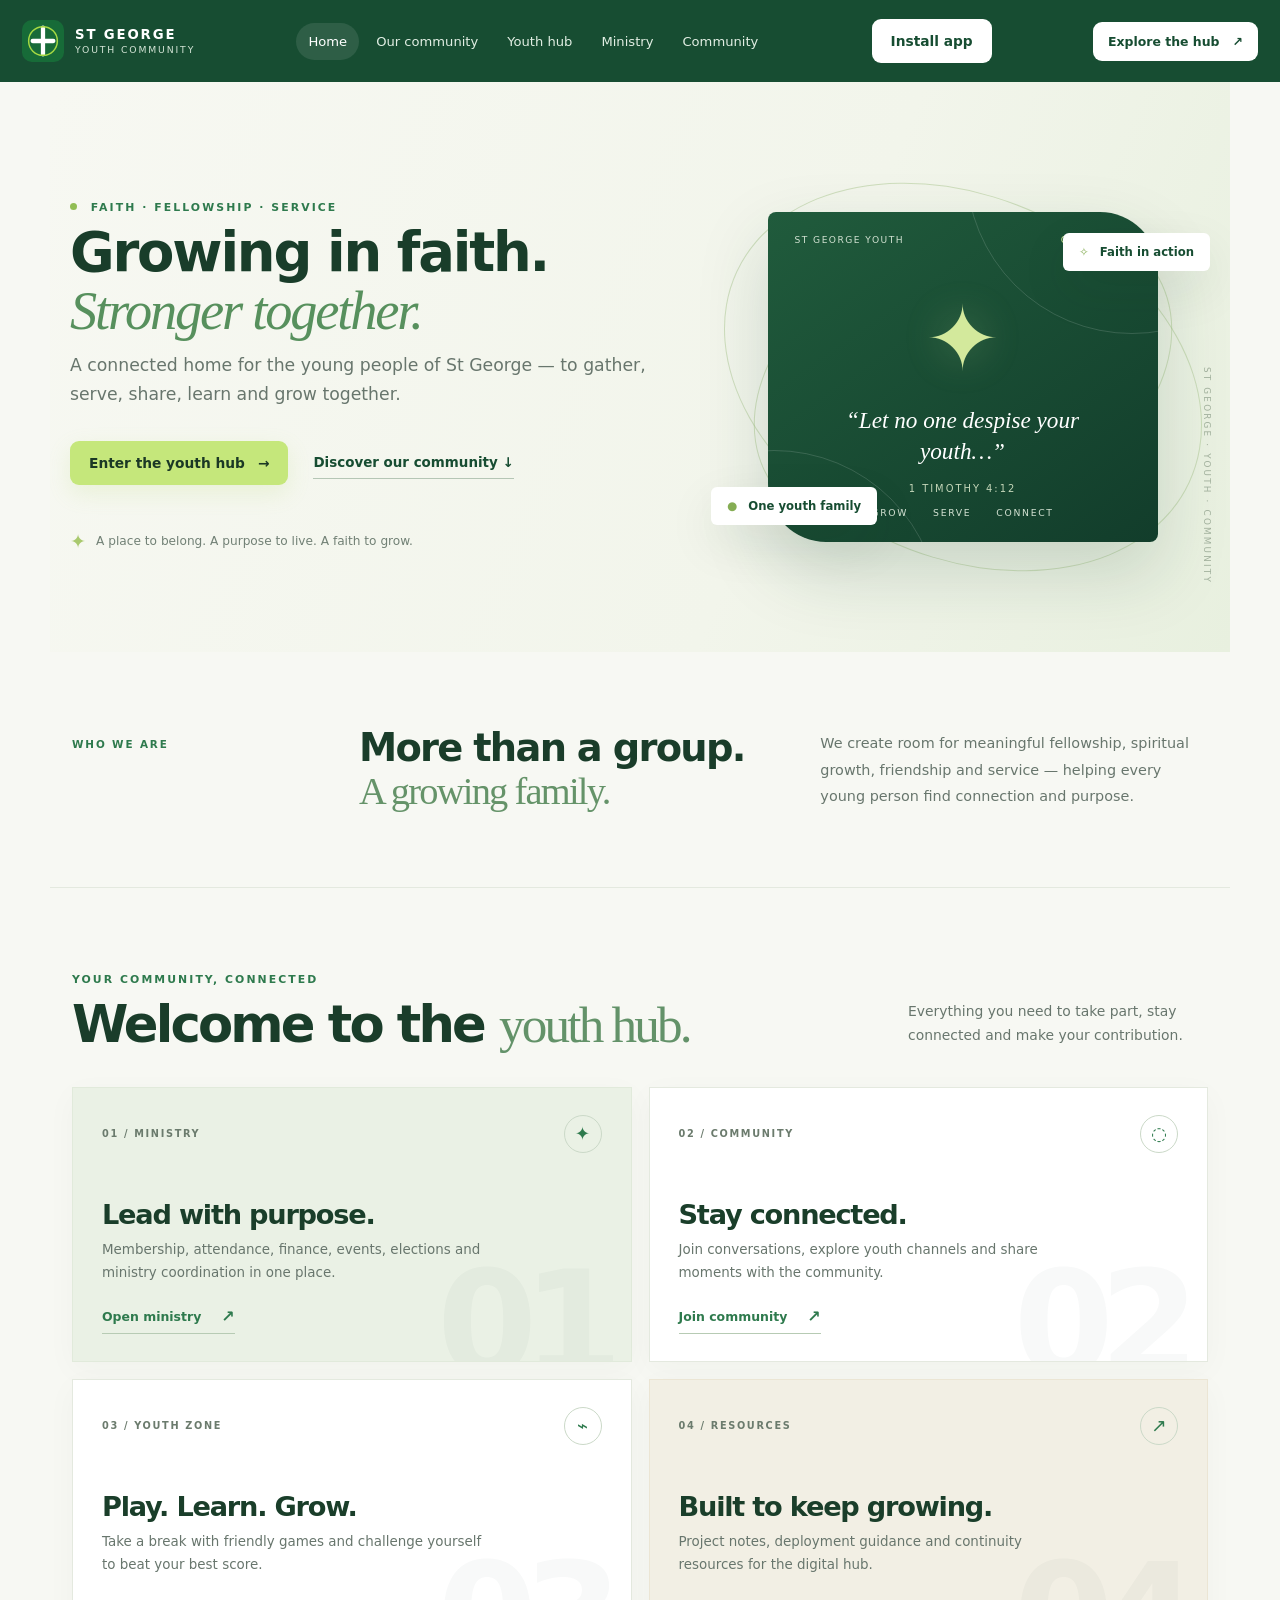
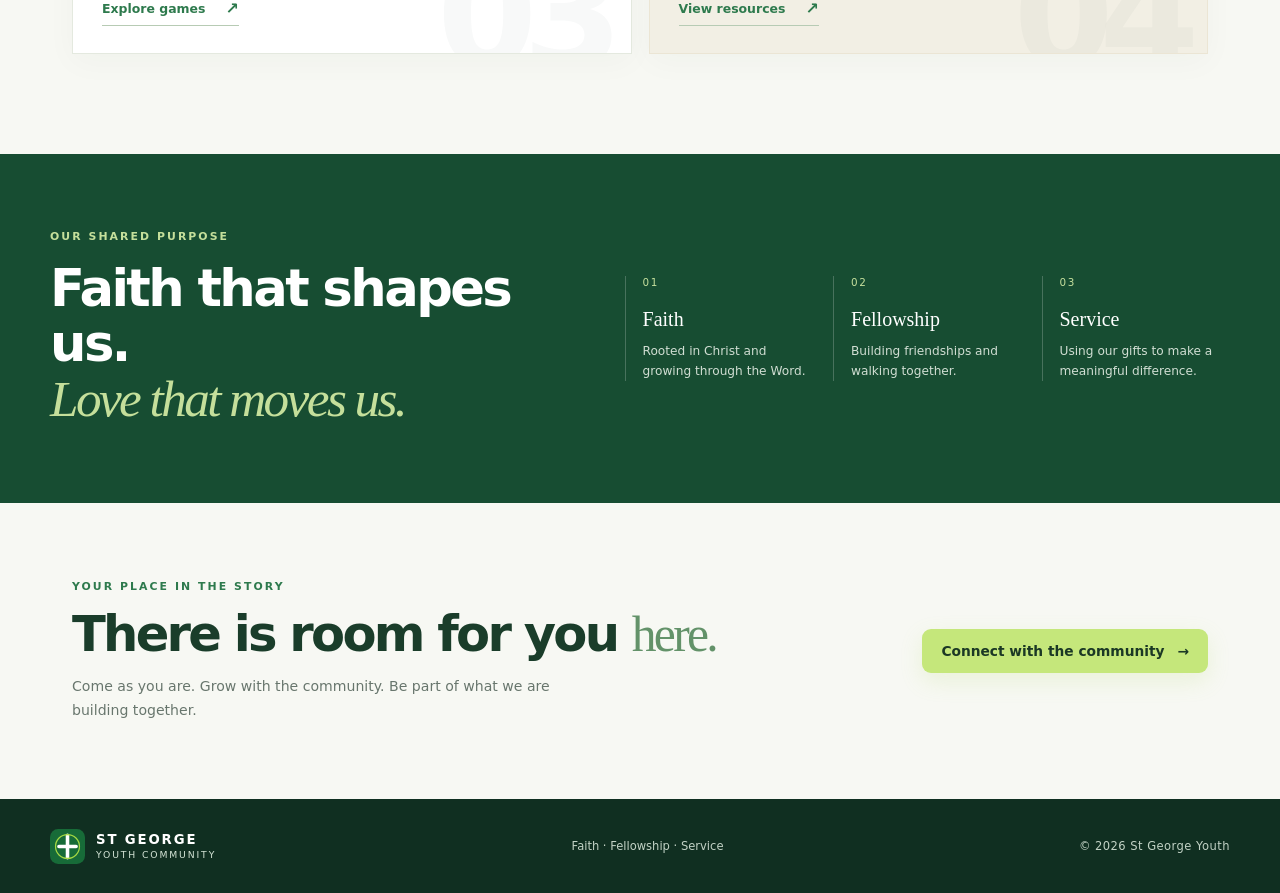
<file: index.html>
<!doctype html>
<html lang="en">
<head>
  <meta charset="utf-8">
  <meta name="viewport" content="width=device-width,initial-scale=1,viewport-fit=cover">
  <meta name="theme-color" content="#174d32">
  <meta name="description" content="St George Youth — a home for faith, fellowship, service and community.">
  <meta name="apple-mobile-web-app-capable" content="yes">
  <meta name="apple-mobile-web-app-status-bar-style" content="default">
  <meta name="apple-mobile-web-app-title" content="St George Youth">
  <link rel="apple-touch-icon" href="assets/icon.svg">
  <link rel="manifest" href="manifest.json">
  <link rel="stylesheet" href="css/styles.css">
  <title>St George Youth | Growing Together</title>
</head>
<body>
  <header class="site-header">
    <a class="brand" href="index.html" aria-label="St George Youth home">
      <img src="assets/icon.svg" alt="">
      <span><strong>ST GEORGE</strong><small>YOUTH COMMUNITY</small></span>
    </a>
    <nav class="desktop-nav" aria-label="Main navigation">
      <a class="active" href="index.html">Home</a>
      <a href="#our-community">Our community</a>
      <a href="#hub">Youth hub</a>
      <a href="page1.html">Ministry</a>
      <a href="page2.html">Community</a>
    </nav>
    <button class="button button-light install-button" data-install hidden>Install app</button>
    <a class="button button-light header-cta" href="#hub">Explore the hub <span aria-hidden="true">↗</span></a>
  </header>

  <main>
    <section class="hero">
      <div class="hero-copy">
        <div class="eyebrow"><span class="eyebrow-dot"></span> FAITH · FELLOWSHIP · SERVICE</div>
        <h1>Growing in faith.<br><em>Stronger together.</em></h1>
        <p class="hero-lede">A connected home for the young people of St George — to gather, serve, share, learn and grow together.</p>
        <div class="hero-actions">
          <a class="button button-primary" href="#hub">Enter the youth hub <span aria-hidden="true">→</span></a>
          <a class="text-link" href="#our-community">Discover our community <span aria-hidden="true">↓</span></a>
        </div>
        <div class="hero-note"><span class="note-mark">✦</span><span>A place to belong. A purpose to live. A faith to grow.</span></div>
      </div>
      <div class="hero-art" aria-label="Community and fellowship illustration">
        <div class="art-orbit orbit-one"></div><div class="art-orbit orbit-two"></div>
        <div class="art-panel">
          <div class="art-topline"><span>ST GEORGE YOUTH</span><span class="live-dot">COMMUNITY</span></div>
          <div class="art-symbol">✦</div>
          <div class="art-quote">“Let no one despise your youth…”</div>
          <div class="art-reference">1 TIMOTHY 4:12</div>
          <div class="art-bottom"><span>GROW</span><span>SERVE</span><span>CONNECT</span></div>
        </div>
        <div class="floating-tag tag-top"><span>✧</span> Faith in action</div>
        <div class="floating-tag tag-bottom"><span>●</span> One youth family</div>
      </div>
      <div class="hero-vertical">ST GEORGE · YOUTH · COMMUNITY</div>
    </section>

    <section class="intro-strip" id="our-community">
      <div class="intro-label">WHO WE ARE</div>
      <div class="intro-copy"><h2>More than a group.<br><span>A growing family.</span></h2></div>
      <p>We create room for meaningful fellowship, spiritual growth, friendship and service — helping every young person find connection and purpose.</p>
    </section>

    <section class="hub-section" id="hub">
      <div class="section-heading">
        <div><div class="eyebrow">YOUR COMMUNITY, CONNECTED</div><h2>Welcome to the <span>youth hub.</span></h2></div>
        <p>Everything you need to take part, stay connected and make your contribution.</p>
      </div>

      <div class="hub-grid">
        <article class="hub-card hub-feature">
          <div class="hub-card-top"><span class="hub-number">01 / MINISTRY</span><span class="hub-icon">✦</span></div>
          <div class="hub-card-content"><h3>Lead with purpose.</h3><p>Membership, attendance, finance, events, elections and ministry coordination in one place.</p><a href="page1.html" class="card-link">Open ministry <span>↗</span></a></div>
          <div class="card-watermark">01</div>
        </article>
        <article class="hub-card">
          <div class="hub-card-top"><span class="hub-number">02 / COMMUNITY</span><span class="hub-icon">◌</span></div>
          <div class="hub-card-content"><h3>Stay connected.</h3><p>Join conversations, explore youth channels and share moments with the community.</p><a href="page2.html" class="card-link">Join community <span>↗</span></a></div>
          <div class="card-watermark">02</div>
        </article>
        <article class="hub-card">
          <div class="hub-card-top"><span class="hub-number">03 / YOUTH ZONE</span><span class="hub-icon">⌁</span></div>
          <div class="hub-card-content"><h3>Play. Learn. Grow.</h3><p>Take a break with friendly games and challenge yourself to beat your best score.</p><a href="page3.html" class="card-link">Explore games <span>↗</span></a></div>
          <div class="card-watermark">03</div>
        </article>
        <article class="hub-card hub-resource">
          <div class="hub-card-top"><span class="hub-number">04 / RESOURCES</span><span class="hub-icon">↗</span></div>
          <div class="hub-card-content"><h3>Built to keep growing.</h3><p>Project notes, deployment guidance and continuity resources for the digital hub.</p><a href="DEPLOYMENT.md" class="card-link">View resources <span>↗</span></a></div>
          <div class="card-watermark">04</div>
        </article>
      </div>
    </section>

    <section class="values-band">
      <div class="values-heading"><div class="eyebrow eyebrow-light">OUR SHARED PURPOSE</div><h2>Faith that shapes us.<br><em>Love that moves us.</em></h2></div>
      <div class="value-list">
        <div><span>01</span><strong>Faith</strong><p>Rooted in Christ and growing through the Word.</p></div>
        <div><span>02</span><strong>Fellowship</strong><p>Building friendships and walking together.</p></div>
        <div><span>03</span><strong>Service</strong><p>Using our gifts to make a meaningful difference.</p></div>
      </div>
    </section>

    <section class="closing-cta">
      <div><div class="eyebrow">YOUR PLACE IN THE STORY</div><h2>There is room for you <span>here.</span></h2><p>Come as you are. Grow with the community. Be part of what we are building together.</p></div>
      <a class="button button-primary" href="page2.html">Connect with the community <span>→</span></a>
    </section>
  </main>

  <footer class="site-footer">
    <a class="brand footer-brand" href="index.html"><img src="assets/icon.svg" alt=""><span><strong>ST GEORGE</strong><small>YOUTH COMMUNITY</small></span></a>
    <p>Faith · Fellowship · Service</p>
    <span class="copyright">© <span id="year"></span> St George Youth</span>
  </footer>

  <nav class="mobile-nav" aria-label="Mobile navigation">
    <a class="mobile-active" href="index.html"><span>⌂</span>Home</a>
    <a href="page1.html"><span>✦</span>Ministry</a>
    <a href="page2.html"><span>◌</span>Community</a>
    <a href="page3.html"><span>⌁</span>Games</a>
  </nav>
  <script src="js/app.js"></script>
</body>
</html>
</file>
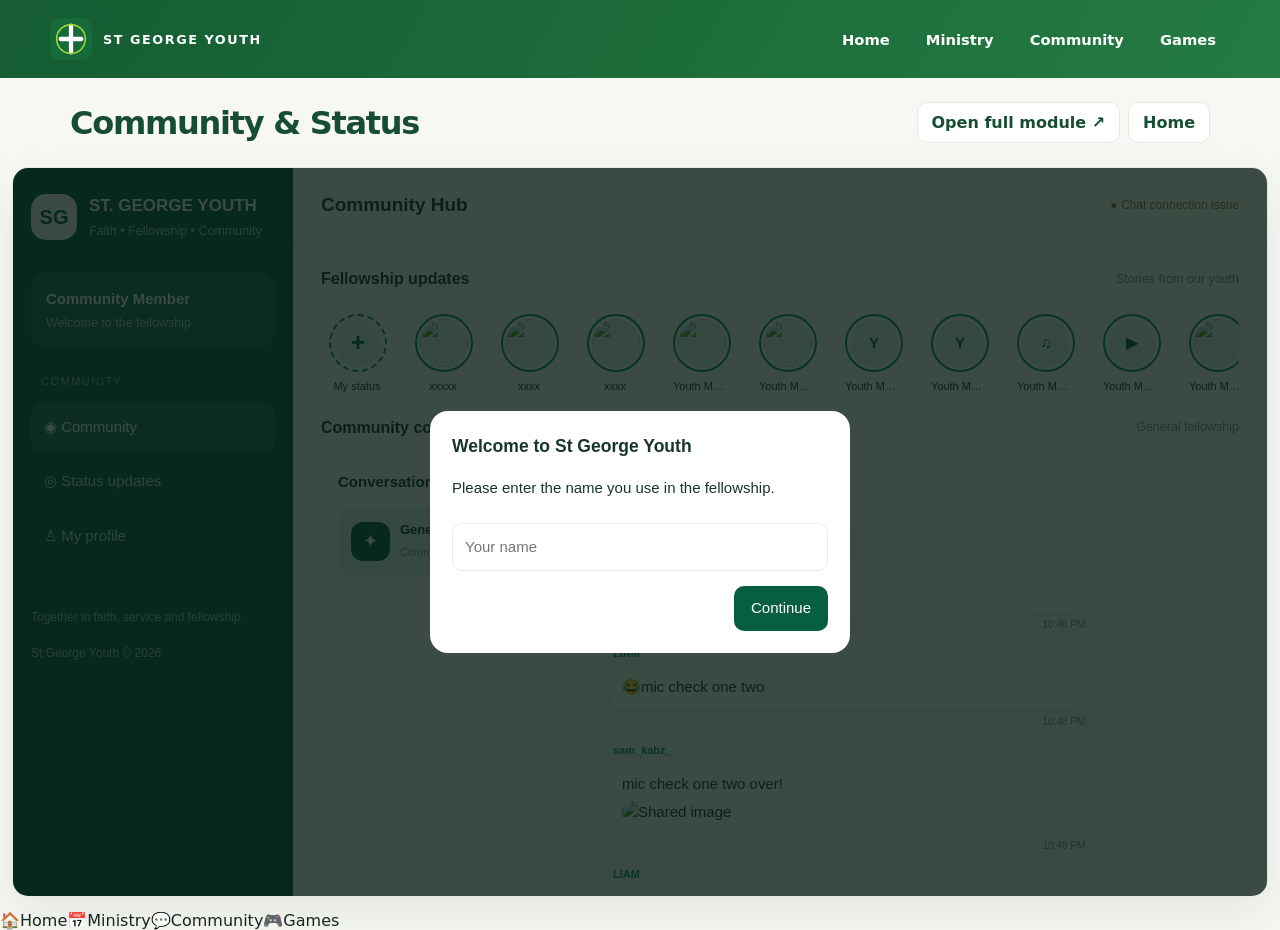
<file: page2.html>
<!doctype html><html lang="en"><head><meta charset="utf-8"><meta name="viewport" content="width=device-width,initial-scale=1,viewport-fit=cover"><meta name="theme-color" content="#176b38"><meta name="apple-mobile-web-app-capable" content="yes"><meta name="apple-mobile-web-app-status-bar-style" content="default"><meta name="apple-mobile-web-app-title" content="St George Youth"><link rel="apple-touch-icon" href="assets/icon.svg"><link rel="manifest" href="manifest.json"><link rel="stylesheet" href="css/styles.css"><title>Community & Status | St George Youth</title></head><body><header class="top"><a class="brand" href="index.html"><img src="assets/icon.svg" alt=""><span>ST GEORGE YOUTH</span></a><nav class="nav"><a href="index.html">Home</a><a href="page1.html">Ministry</a><a href="page2.html">Community</a><a href="page3.html">Games</a></nav></header><div class="module-head"><h1>Community & Status</h1><div class="module-actions"><a class="btn" href="community-original.html" target="_blank">Open full module ↗</a><a class="btn" href="index.html">Home</a></div></div><div class="frame-wrap"><iframe src="community-original.html" title="Community & Status" loading="eager"></iframe></div><nav class="mobilebar"><a href="index.html"><span>🏠</span>Home</a><a href="page1.html"><span>📅</span>Ministry</a><a href="page2.html"><span>💬</span>Community</a><a href="page3.html"><span>🎮</span>Games</a></nav><script>
'use strict';

/* ST GEORGE YOUTH HUB — MEDIA REPAIRED */

const CHAT_API = 'https://script.google.com/macros/s/AKfycbyX6LQnFHqPySpKc__sX34P-Kj_iJGGAvwkSyX_GVy8YCwFO_4Q2aLzGqmelpZG7apy/exec';
const STATUS_API = 'https://script.google.com/macros/s/AKfycbwfGnGRVAnj8Rjhh25naYmQOSZlI0bp3WFHtxuxzAOX3vwkGecLXJijsouWSIkDTdPxYw/exec';

const $ = id => document.getElementById(id);

let memberName = localStorage.getItem('sgYouthMemberName') || '';
let messages = [];
let statuses = [];
let sending = false;

window.activeStatuses = [];

function escapeHTML(value) {
 return String(value ?? '').replace(/[&<>"']/g, c => ({
  '&':'&amp;',
  '<':'&lt;',
  '>':'&gt;',
  '"':'&quot;',
  "'":'&#39;'
 }[c]));
}

function notice(message) {
 if (!$('notice')) return;
 $('notice').textContent = message;
 $('notice').style.display = 'block';
 setTimeout(() => $('notice').style.display = 'none', 5000);
}

async function getJSON(url) {
 const response = await fetch(url, {cache:'no-store'});
 if (!response.ok) throw new Error('HTTP ' + response.status);
 return response.json();
}

async function postJSON(url, data) {
 const response = await fetch(url, {
  method:'POST',
  body:JSON.stringify(data)
 });
 if (!response.ok) throw new Error('HTTP ' + response.status);
 return response.json();
}

/* PROFILE */

function updateProfile() {
 if ($('profileName')) {
  $('profileName').textContent = memberName || 'Community Member';
 }
}

function saveName() {
 const value = $('nameInput').value.trim();
 if (!value) {
  alert('Please enter your name.');
  return;
 }

 memberName = value;
 localStorage.setItem('sgYouthMemberName', memberName);

 $('nameModal').classList.remove('show');
 updateProfile();
 loadMessages();
}

function editName() {
 $('nameInput').value = memberName;
 $('nameModal').classList.add('show');
}

function showSection(id, button) {
 document.querySelectorAll('.nav button').forEach(b => b.classList.remove('active'));
 button.classList.add('active');
 document.querySelector('.content').scrollIntoView({behavior:'smooth'});
}

function formatTime(value) {
 const date = new Date(value);
 if (isNaN(date.getTime())) return '';
 return date.toLocaleTimeString([], {
  hour:'2-digit',
  minute:'2-digit'
 });
}

/* CHAT MEDIA */

function driveFileURL(id) {
 return 'https://drive.google.com/uc?export=view&id=' + encodeURIComponent(id);
}

function renderMessages() {
 const box = $('messages');
 if (!box) return;

 if (!messages.length) {
  box.innerHTML = '<p style="text-align:center;color:#82938a;font-size:12px">No messages yet. Start the conversation!</p>';
  return;
 }

 box.innerHTML = messages.map(m => {
  const mine = String(m.name || '').toLowerCase() === memberName.toLowerCase();
  const type = String(m.messageType || 'text').toLowerCase();

  let mediaUrl = m.mediaUrl || '';
  if (!mediaUrl && m.mediaId) mediaUrl = driveFileURL(m.mediaId);

  let media = '';

  if (mediaUrl && type === 'image') {
   media = `<img class="chat-media" src="${escapeHTML(mediaUrl)}" alt="Shared image" loading="lazy">`;
  } else if (mediaUrl && type === 'video') {
   media = `<video class="chat-media" src="${escapeHTML(mediaUrl)}" controls preload="metadata"></video>`;
  } else if (mediaUrl && type === 'audio') {
   media = `<audio class="chat-audio" src="${escapeHTML(mediaUrl)}" controls preload="metadata"></audio>`;
  }

  return `
   <div class="message ${mine ? 'mine' : ''}">
    <div class="sender">${escapeHTML(m.name || 'Member')}</div>
    <div class="bubble">
     ${escapeHTML(m.message || '')}
     ${media}
    </div>
    <div class="time">${escapeHTML(formatTime(m.timestamp))}</div>
   </div>
  `;
 }).join('');

 box.scrollTop = box.scrollHeight;
}

async function loadMessages() {
 try {
  const data = await getJSON(CHAT_API + '?action=getMessages&roomId=general');

  if (!data.success) throw new Error(data.message || 'Chat API error');

  messages = data.messages || [];
  renderMessages();

  if ($('connection')) {
   $('connection').textContent = '● Chat connected';
   $('connection').style.color = '#128c63';
  }
 } catch (error) {
  console.error('CHAT ERROR:', error);
  if ($('connection')) {
   $('connection').textContent = '● Chat connection issue';
   $('connection').style.color = '#b35b43';
  }
 }
}

/* CHAT FILE UPLOAD */

if ($('attachButton') && $('chatFile')) {
 $('attachButton').addEventListener('click', () => $('chatFile').click());
}

async function uploadChatFile(file) {
 if (file.size > 12 * 1024 * 1024) {
  throw new Error('Please choose a file smaller than 12 MB.');
 }

 const reader = new FileReader();

 const dataUrl = await new Promise((resolve, reject) => {
  reader.onload = () => resolve(String(reader.result));
  reader.onerror = () => reject(new Error('Could not read file.'));
  reader.readAsDataURL(file);
 });

 const uploaded = await postJSON(CHAT_API, {
  action:'uploadMedia',
  data:dataUrl.split(',')[1],
  fileName:file.name,
  mimeType:file.type || 'application/octet-stream'
 });

 if (!uploaded.success || !uploaded.id) {
  throw new Error(uploaded.message || 'Media upload failed.');
 }

 const type = file.type.startsWith('image/') ? 'image' :
  file.type.startsWith('video/') ? 'video' : 'audio';

 const url = type === 'image'
  ? (uploaded.url || 'https://drive.google.com/thumbnail?id=' + encodeURIComponent(uploaded.id) + '&sz=w1200')
  : driveFileURL(uploaded.id);

 return {
  type,
  url,
  id:uploaded.id,
  fileName:file.name
 };
}

if ($('messageForm')) {
 $('messageForm').addEventListener('submit', async event => {
  event.preventDefault();

  const message = $('messageInput').value.trim();
  const file = $('chatFile')?.files[0];

  if ((!message && !file) || sending) return;
  if (!memberName) return editName();

  sending = true;

  $('messageInput').disabled = true;
  if ($('attachButton')) $('attachButton').disabled = true;

  try {
   let media = {type:'text',url:'',id:'',fileName:''};

   if (file) {
    notice('Uploading your media…');
    media = await uploadChatFile(file);
   }

   const result = await postJSON(CHAT_API, {
    action:'sendMessage',
    name:memberName,
    message,
    roomId:'general',
    messageType:media.type,
    mediaUrl:media.url,
    mediaId:media.id,
    fileName:media.fileName
   });

   if (!result.success) throw new Error(result.message || 'Message was not saved.');

   $('messageInput').value = '';
   if ($('chatFile')) $('chatFile').value = '';

   await loadMessages();

  } catch (error) {
   console.error('CHAT SEND ERROR:', error);
   notice('Message was not sent: ' + error.message);
  } finally {
   sending = false;
   $('messageInput').disabled = false;
   if ($('attachButton')) $('attachButton').disabled = false;
   $('messageInput').focus();
  }
 });
}

/* STATUS FORM */

function openStatusForm() {
 if (!memberName) return editName();
 $('statusModal').classList.add('show');
}

function closeStatusForm() {
 $('statusModal').classList.remove('show');
 if ($('statusMessage')) $('statusMessage').textContent = '';
}

function readFile(file) {
 return new Promise((resolve, reject) => {
  const reader = new FileReader();
  reader.onload = () => resolve(String(reader.result));
  reader.onerror = () => reject(new Error('Could not read selected file.'));
  reader.readAsDataURL(file);
 });
}

/* PUBLISH STATUS */

async function publishStatus() {
 const file = $('statusFile')?.files[0];
 const caption = $('statusText')?.value.trim() || '';

 if (!file && !caption) {
  $('statusMessage').textContent = 'Write a message or choose media first.';
  return;
 }

 if (file && file.size > 10 * 1024 * 1024) {
  $('statusMessage').textContent = 'Please choose a file smaller than 10 MB.';
  return;
 }

 const button = $('publishButton');
 button.disabled = true;
 button.textContent = 'Sharing…';

 try {
  const fileData = file ? await readFile(file) : '';

  const type = !file ? 'text' :
   file.type.startsWith('video/') ? 'video' :
   file.type.startsWith('audio/') ? 'audio' : 'image';

  const result = await postJSON(STATUS_API, {
   action:'createStatus',
   userId:memberName,
   userName:memberName,
   avatar:'',
   type,
   text:caption,
   fileName:file ? file.name : '',
   mimeType:file ? file.type : '',
   fileData
  });

  if (!result.success) {
   throw new Error(result.message || 'Status was not accepted.');
  }

  $('statusMessage').textContent = 'Status shared successfully!';
  $('statusFile').value = '';
  $('statusText').value = '';

  await loadStatuses();

  setTimeout(closeStatusForm, 1000);

 } catch (error) {
  console.error('STATUS UPLOAD ERROR:', error);
  $('statusMessage').textContent = 'Upload failed: ' + error.message;
 } finally {
  button.disabled = false;
  button.textContent = 'Share status';
 }
}

/* STATUS MEDIA URL RESOLVER */

function statusMediaURL(s) {
  if (!s) return "";

  const fileId = s.fileId || s.mediaId || "";

  if (fileId) {
    if (s.type === "image" || (s.mimeType || "").startsWith("image/")) {
      return `https://drive.google.com/thumbnail?id=${encodeURIComponent(fileId)}&sz=w1200`;
    }

    return `https://drive.google.com/uc?export=download&id=${encodeURIComponent(fileId)}`;
  }

  return s.media || s.mediaUrl || s.fileUrl || s.url || "";
}

/* LOAD STATUSES */

async function loadStatuses() {
 try {
  console.log('Loading statuses from server...');

  const data = await getJSON(STATUS_API + '?action=getStatuses');

  if (!data.success) throw new Error(data.message || 'Status API error');

  statuses = Array.isArray(data.statuses) ? data.statuses : [];

  console.log('Statuses received:', statuses.length);
  console.table(statuses.map(s => ({
   user:s.userName,
   type:s.type,
   media:s.media,
   fileId:s.fileId
  })));

  renderStatuses();

  if ($('statusbar')) {
   $('statusbar').textContent = statuses.length +
    ' fellowship statuses loaded successfully.';
  }

 } catch (error) {
  console.error('STATUS LOAD ERROR:', error);

  if ($('statusbar')) {
   $('statusbar').textContent = 'Status loading error: ' + error.message;
  }
 }
}

/* RENDER STORY CIRCLES */

function renderStatuses() {
 const box = $('stories');
 if (!box) return;

 const active = statuses.filter(s =>
  !s.expiresAt || new Date(s.expiresAt) > new Date()
 );

 window.activeStatuses = active;

 const add = `
  <button class="story add-story" onclick="openStatusForm()">
   <div class="story-ring"><div class="initial">+</div></div>
   <small>My status</small>
  </button>
 `;

 const cards = active.map((s, i) => {
  const media = statusMediaURL(s);
  const type = String(s.type || 'text').toLowerCase();
  const initial = (s.userName || 'Y').charAt(0).toUpperCase();

  let thumb = '';

  if (media && type === 'image') {
   thumb = `
    <img
     src="${escapeHTML(media)}"
     alt="Status"
     loading="lazy"
     onerror="this.style.display='none';this.parentElement.innerHTML='<div class=initial>📷</div>'"
    >
   `;
  } else if (type === 'video') {
   thumb = '<div class="initial">▶</div>';
  } else if (type === 'audio') {
   thumb = '<div class="initial">♫</div>';
  } else {
   thumb = `<div class="initial">${escapeHTML(initial)}</div>`;
  }

  return `
   <button class="story" onclick="viewStatus(${i})">
    <div class="story-ring">${thumb}</div>
    <small>${escapeHTML(s.userName || 'Member')}</small>
   </button>
  `;
 }).join('');

 box.innerHTML = add + cards;
}

/* VIEW STATUS — IMAGE, VIDEO, AUDIO AND TEXT */

function viewStatus(index) {
 const s = window.activeStatuses[index];
 if (!s) return;

 const url = statusMediaURL(s);
 const type = String(s.type || 'text').toLowerCase();

 console.log('Opening status:', {
  type,
  url,
  fileId:s.fileId,
  status:s
 });

 let media = '';

 if (url && type === 'image') {
  media = `
   <img
    src="${escapeHTML(url)}"
    alt="Fellowship status"
    style="max-width:100%;max-height:65vh;object-fit:contain"
    onerror="this.outerHTML='<p>Image could not be displayed. Check Drive sharing permissions.</p>'"
   >
  `;
 } else if (url && type === 'video') {
  media = `
   <video
    src="${escapeHTML(url)}"
    controls
    autoplay
    playsinline
    preload="metadata"
    style="width:100%;max-height:65vh"
    onerror="this.insertAdjacentHTML('afterend','<p>Video playback failed. Try opening the media link directly.</p>')"
   ></video>
  `;
 } else if (url && type === 'audio') {
  media = `
   <div style="padding:25px 10px">
    <div style="font-size:45px">🎵</div>
    <p>${escapeHTML(s.fileName || 'Fellowship voice note')}</p>
    <audio
     src="${escapeHTML(url)}"
     controls
     autoplay
     preload="metadata"
     style="width:100%"
     onerror="this.insertAdjacentHTML('afterend','<p>Audio playback failed. Try opening the media link directly.</p>')"
    ></audio>
   </div>
  `;
 } else {
  media = `
   <div style="padding:35px 10px;font-size:18px">
    ${escapeHTML(s.text || 'Fellowship update')}
   </div>
  `;
 }

 $('viewerContent').innerHTML = media;
 $('viewerCaption').textContent =
  (s.userName || 'Member') + ' · ' + (s.text || '');

 $('viewerModal').classList.add('show');
}

function closeViewer() {
 $('viewerModal').classList.remove('show');
 $('viewerContent').innerHTML = '';
}

/* START APP */

updateProfile();

if (!memberName && $('nameModal')) {
 $('nameModal').classList.add('show');
}

loadMessages();
loadStatuses();

setInterval(loadMessages, 15000);
setInterval(loadStatuses, 60000);

  </script>
<script>


/* ==========================================
   ST GEORGE YOUTH — SEASONAL THEME ENGINE
   Halloween: November 1–20
   Christmas: November 21–December 31
========================================== */

(function seasonalTheme() {
  function applySeasonalTheme() {
    const now = new Date();
    const month = now.getMonth();
    const day = now.getDate();

    const halloween =
      month === 10 && day <= 20;

    const christmas =
      (month === 10 && day >= 21) ||
      month === 11;

    const decorations = halloween
      ? ["🍂", "🎃", "👻", "🕸️", "🍁"]
      : christmas
        ? ["❄️", "🎄", "⭐", "🔔", "🎁"]
        : ["🍃", "🌿", "🍃", "🌱", "🍃"];

    document.body.classList.remove(
      "halloween-season",
      "christmas-season"
    );

    if (halloween) {
      document.body.classList.add("halloween-season");
    } else if (christmas) {
      document.body.classList.add("christmas-season");
    }

    const floatingItems =
      document.querySelectorAll(".floating-leaf");

    floatingItems.forEach((item, index) => {
      item.textContent =
        decorations[index % decorations.length];
    });

    console.log(
      "St George seasonal theme:",
      halloween ? "Halloween 🎃" :
      christmas ? "Christmas 🎄" : "Regular 🌿"
    );
  }

  if (document.readyState === "loading") {
    document.addEventListener(
      "DOMContentLoaded",
      applySeasonalTheme
    );
  } else {
    applySeasonalTheme();
  }
})();


</script></body></html>
</file>
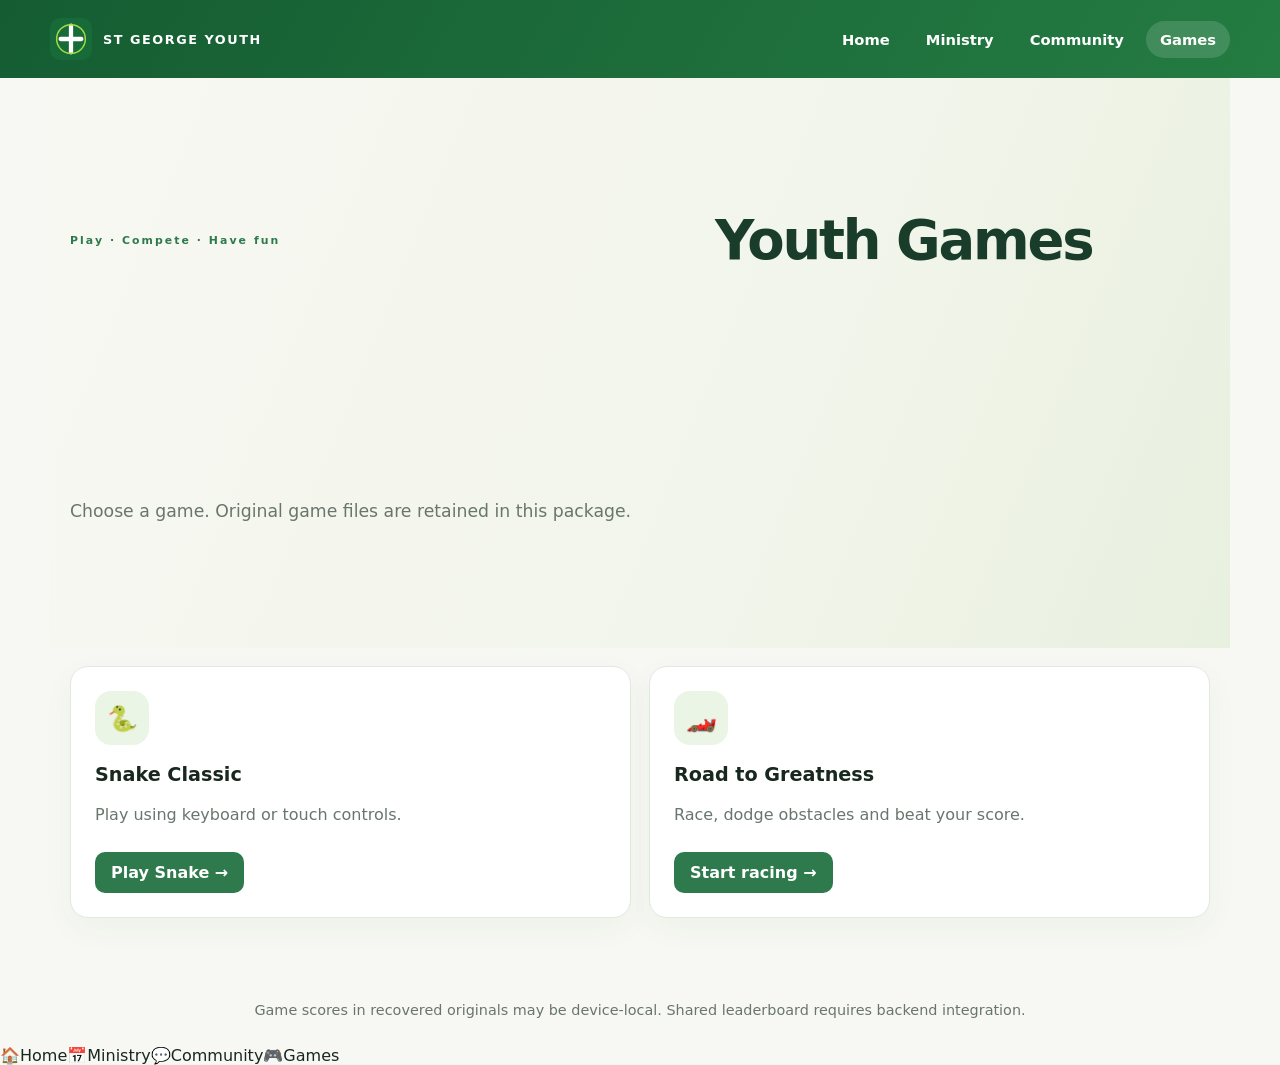
<file: page3.html>
<!doctype html><html lang="en"><head><meta charset="utf-8"><meta name="viewport" content="width=device-width,initial-scale=1,viewport-fit=cover"><meta name="theme-color" content="#176b38"><meta name="apple-mobile-web-app-capable" content="yes"><meta name="apple-mobile-web-app-status-bar-style" content="default"><meta name="apple-mobile-web-app-title" content="St George Youth"><link rel="apple-touch-icon" href="assets/icon.svg"><link rel="manifest" href="manifest.json"><link rel="stylesheet" href="css/styles.css"><title>Youth Games | St George</title></head><body><header class="top"><a class="brand" href="index.html"><img src="assets/icon.svg" alt=""><span>ST GEORGE YOUTH</span></a><nav class="nav"><a href="index.html">Home</a><a href="page1.html">Ministry</a><a href="page2.html">Community</a><a class="active" href="page3.html">Games</a></nav></header><div class="hero"><div class="eyebrow">Play · Compete · Have fun</div><h1>Youth Games</h1><p>Choose a game. Original game files are retained in this package.</p></div><main class="grid"><article class="card"><div class="icon">🐍</div><h2>Snake Classic</h2><p>Play using keyboard or touch controls.</p><a class="cta" href="snake-original.html">Play Snake →</a></article><article class="card"><div class="icon">🏎️</div><h2>Road to Greatness</h2><p>Race, dodge obstacles and beat your score.</p><a class="cta" href="racing-original.html">Start racing →</a></article></main><footer class="footer">Game scores in recovered originals may be device-local. Shared leaderboard requires backend integration.</footer><nav class="mobilebar"><a href="index.html"><span>🏠</span>Home</a><a href="page1.html"><span>📅</span>Ministry</a><a href="page2.html"><span>💬</span>Community</a><a href="page3.html"><span>🎮</span>Games</a></nav><script src="js/app.js"></script></body></html>
</file>
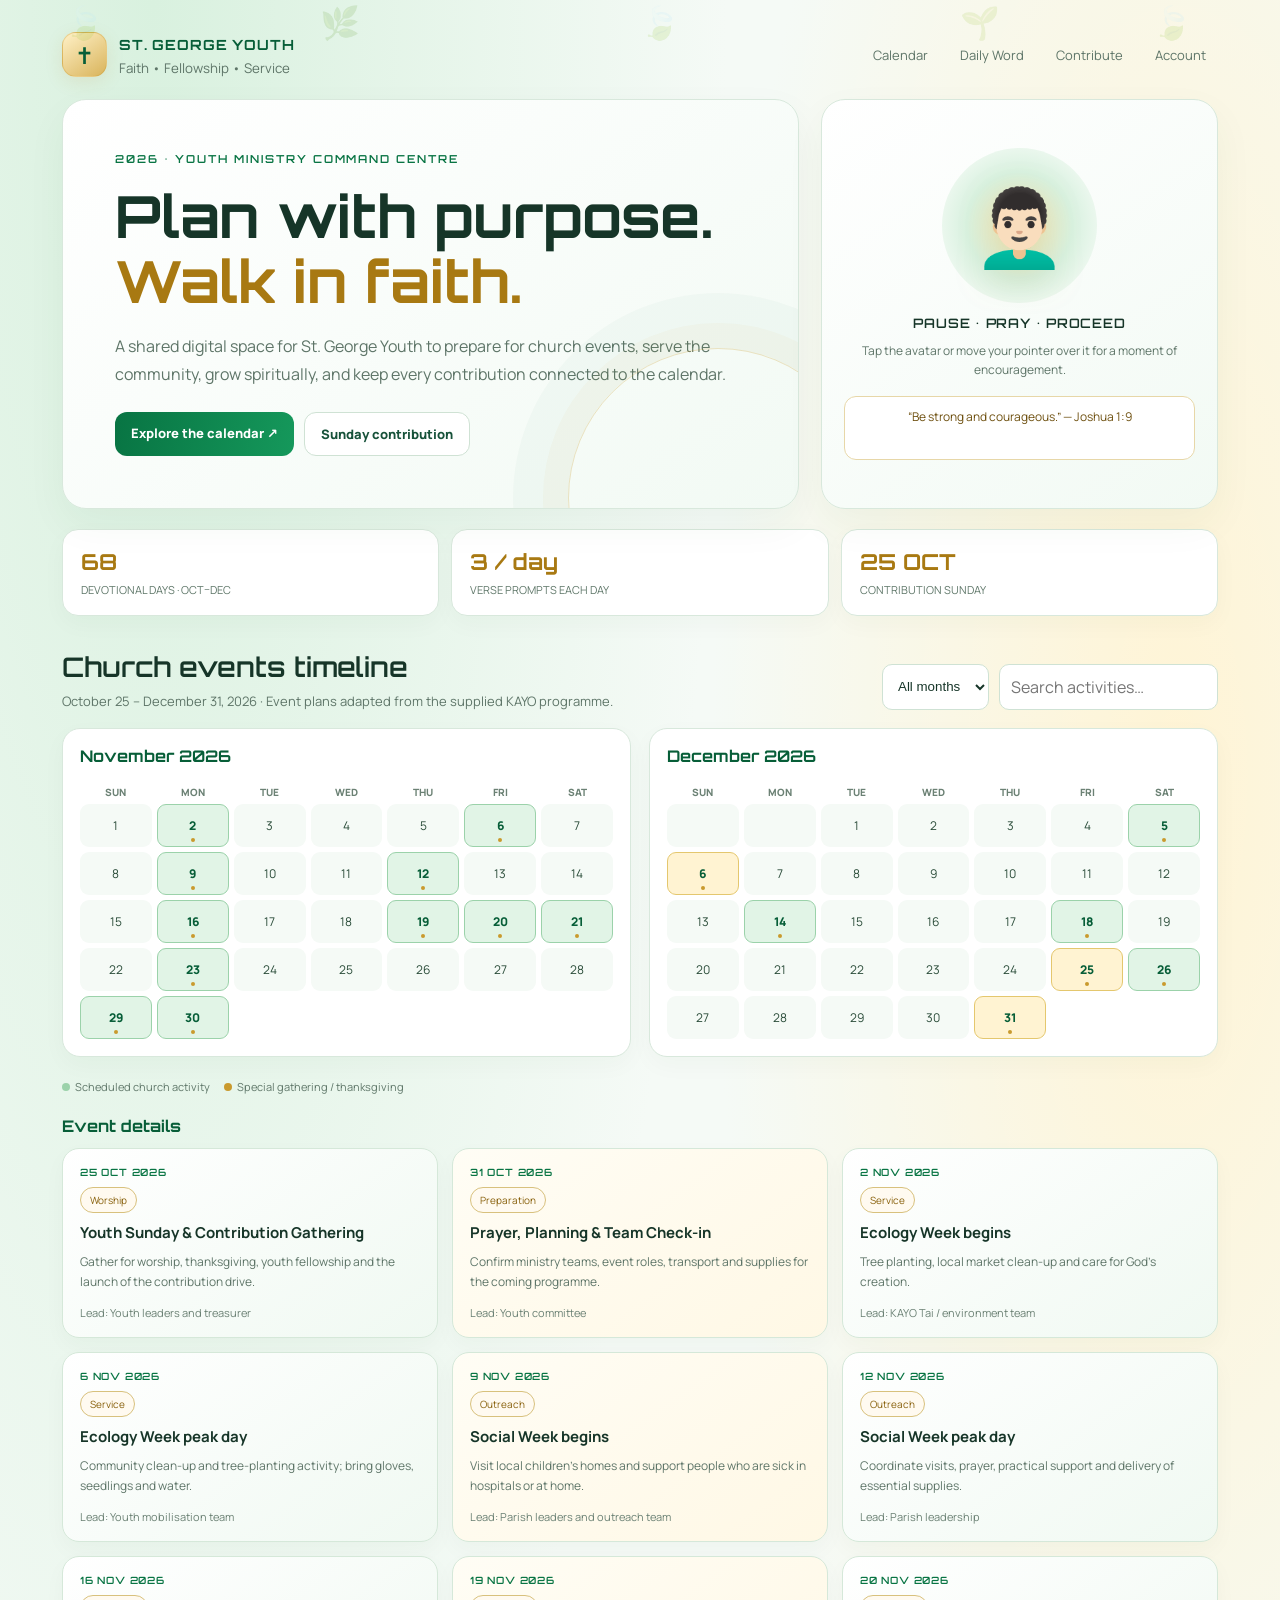
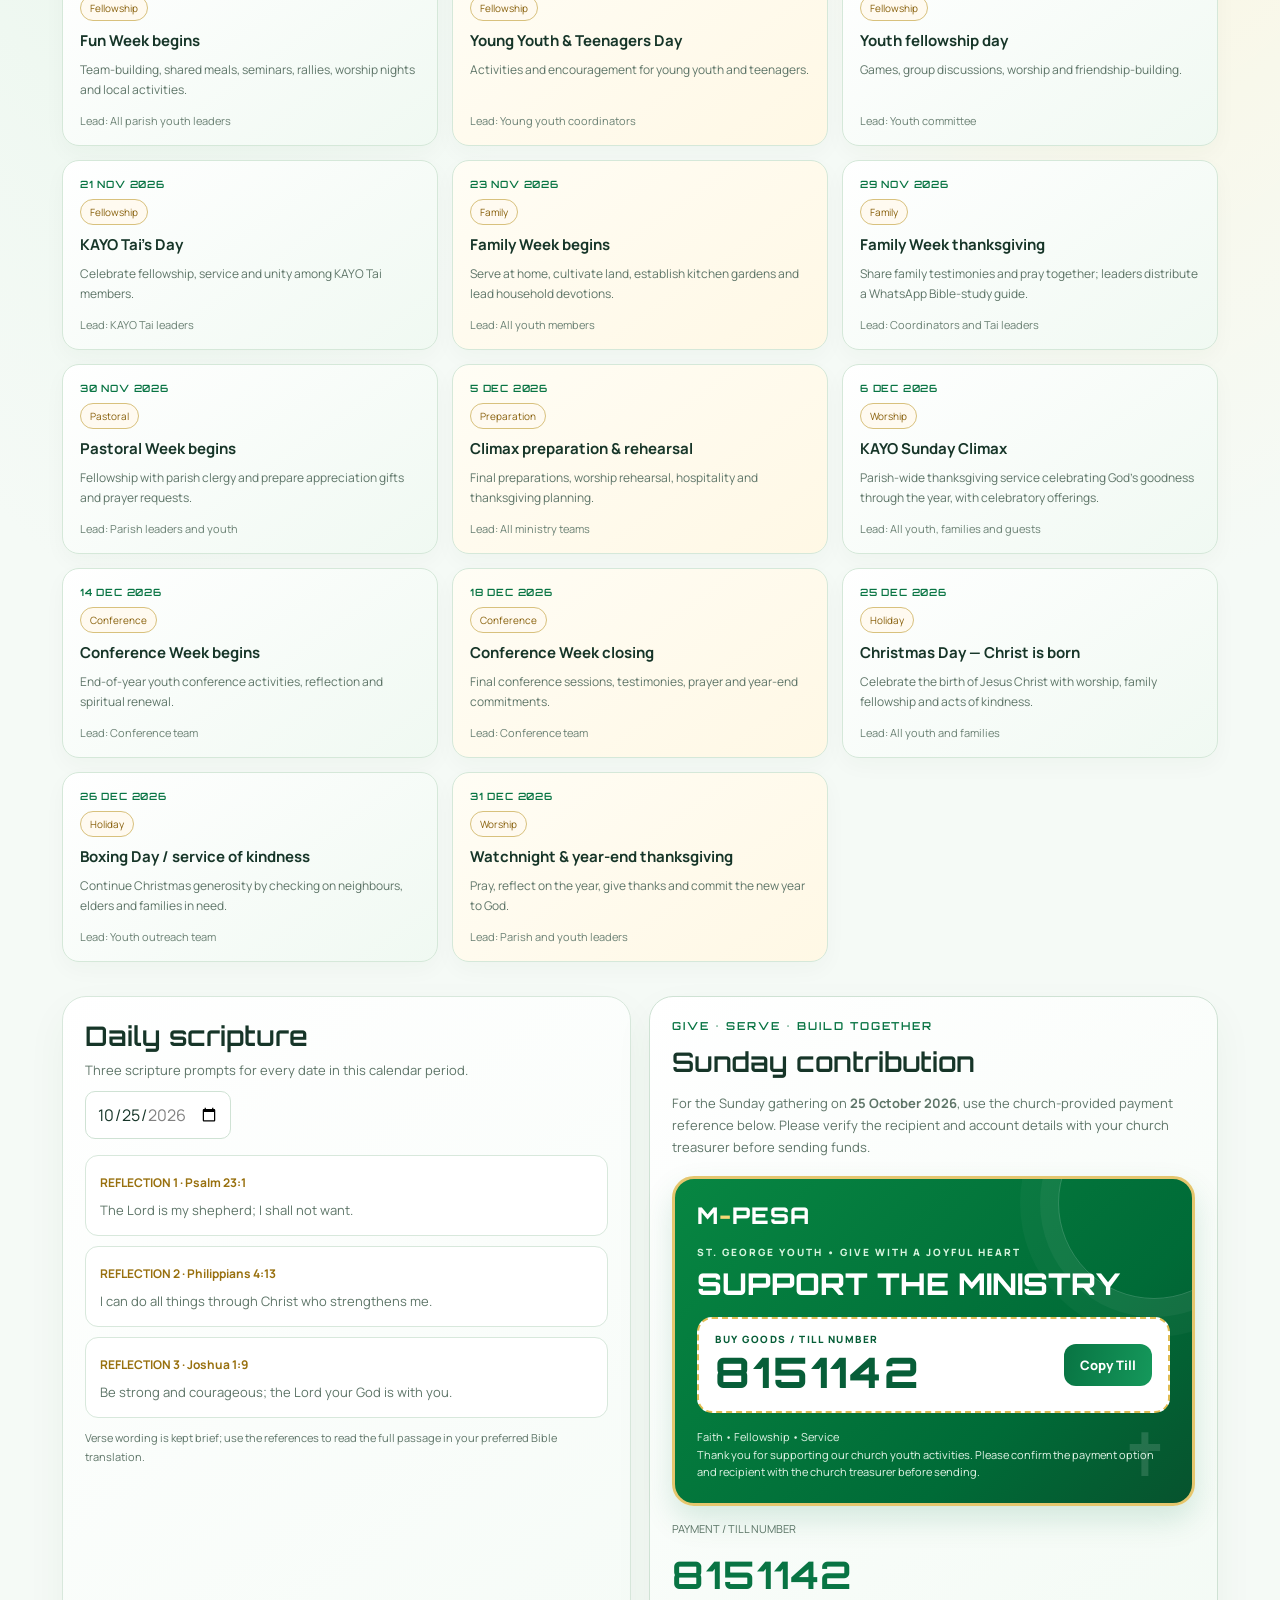
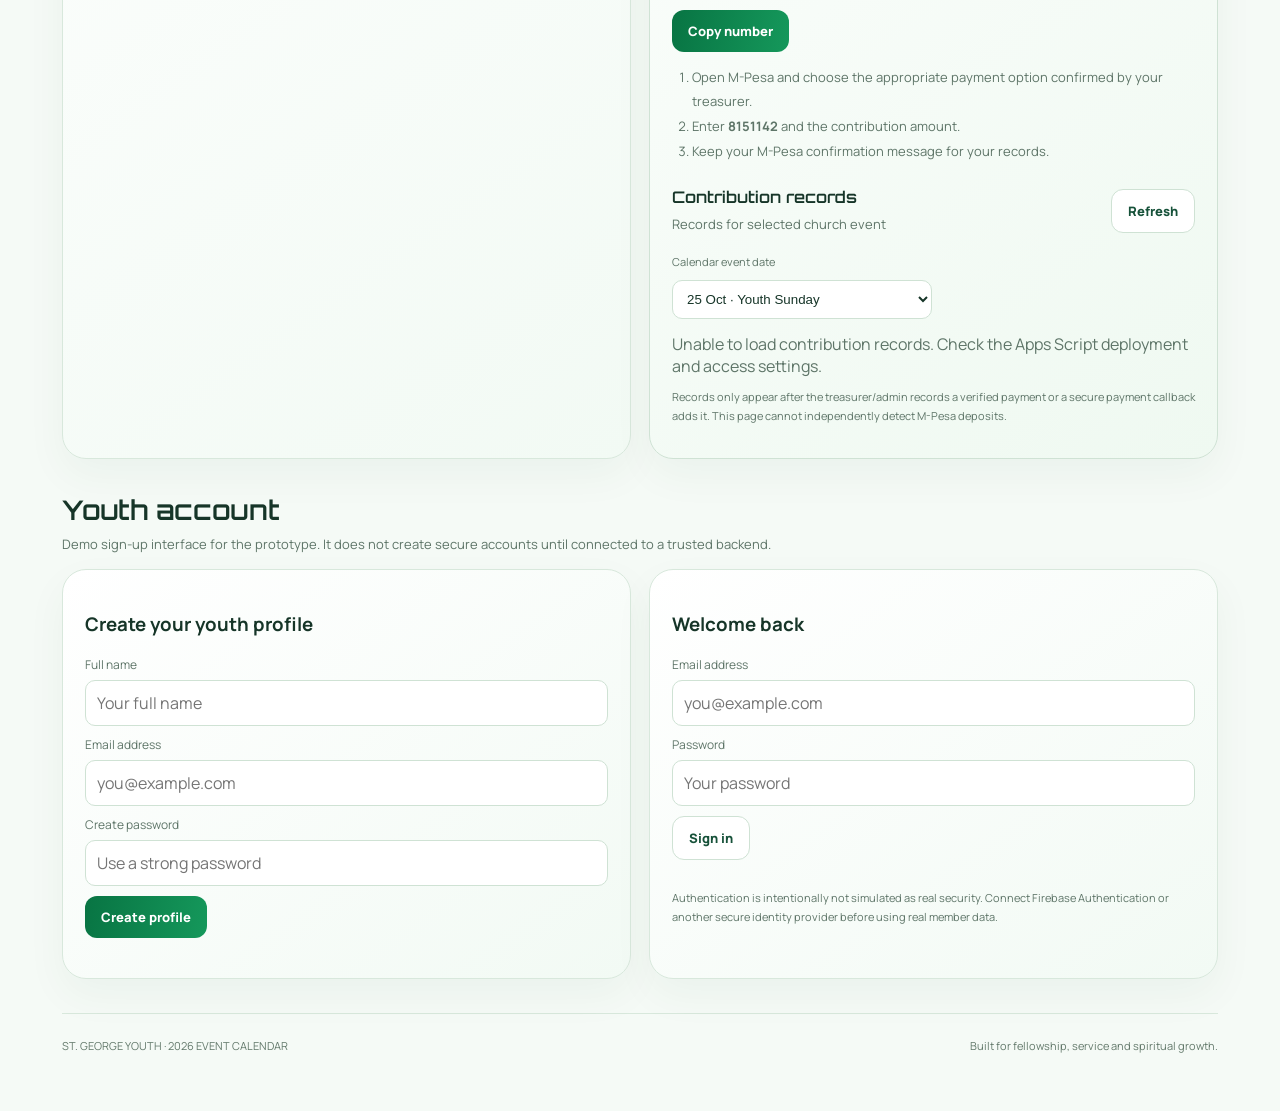
<file: page4.html>
<!DOCTYPE html><html lang="en"><head>
<meta charset="utf-8"><meta name="viewport" content="width=device-width,initial-scale=1">
<meta name="theme-color" content="#087443">
<title>St. George Youth | Church Week &amp; Events Calendar</title>
<script async="" src="https://www.googletagmanager.com/gtag/js?id=G-CN2QL08GVQ"></script>
<script>
  window.dataLayer = window.dataLayer || [];
  function gtag(){dataLayer.push(arguments);}
  gtag('js', new Date());

  gtag('config', 'G-CN2QL08GVQ');
</script>
<link href="assets/img/favicon.png" rel="icon">
<link href="assets/img/apple-touch-icon.png" rel="apple-touch-icon">
<link rel="preconnect" href="https://fonts.googleapis.com">
<link href="https://fonts.googleapis.com/css2?family=Orbitron:wght@400;500;600;700&amp;family=Manrope:wght@400;500;600;700;800&amp;display=swap" rel="stylesheet">
<style>
:root{--bg:#07111f;--panel:#101e30;--panel2:#14263b;--ink:#f3f7ff;--muted:#9fb0c8;--gold:#f4c76b;--mint:#61e6c0;--line:#263a52;--pink:#e5a4ff}
*{box-sizing:border-box}html{scroll-behavior:smooth}body{margin:0;background:radial-gradient(ellipse at 15% 0%,#173455 0,transparent 35%),radial-gradient(ellipse at 90% 25%,#34254d 0,transparent 28%),var(--bg);color:var(--ink);font-family:Manrope,system-ui,sans-serif}button,input{font:inherit}button{cursor:pointer}.wrap{max-width:1200px;margin:auto;padding:22px}.nav{display:flex;align-items:center;justify-content:space-between;gap:15px;flex-wrap:wrap;padding:10px 0 22px}.brand{display:flex;align-items:center;gap:12px}.crest{width:45px;height:45px;border:1px solid #ffffff38;border-radius:14px;display:grid;place-items:center;background:linear-gradient(145deg,#f4c76b,#a66e24);color:#111;font-size:23px;box-shadow:0 0 24px #f4c76b20}.brand strong{font:700 14px Orbitron;letter-spacing:.06em}.brand small{display:block;color:var(--muted);margin-top:4px}.navlinks{display:flex;gap:8px;flex-wrap:wrap}.navlinks a{color:#c8d5e8;text-decoration:none;padding:10px 12px;border-radius:10px;font-size:13px}.navlinks a:hover{background:#ffffff12;color:white}.hero{display:grid;grid-template-columns:1.3fr .7fr;gap:22px;align-items:stretch}.hero-main,.jesus-card,.panel{border:1px solid var(--line);border-radius:24px;background:linear-gradient(145deg,#12243aee,#0d1929ee);box-shadow:0 20px 65px #0002}.hero-main{padding:clamp(24px,5vw,52px);position:relative;overflow:hidden}.eyebrow{color:var(--mint);font:600 11px Orbitron;letter-spacing:.18em;text-transform:uppercase}.hero h1{font:700 clamp(30px,5vw,58px)/1.12 Orbitron;margin:18px 0}.hero h1 span{color:var(--gold)}.hero p{max-width:660px;line-height:1.75;color:#b6c5d9}.actions{display:flex;gap:10px;flex-wrap:wrap;margin-top:24px}.btn{border:1px solid #ffffff24;border-radius:12px;padding:12px 16px;color:var(--ink);background:#ffffff0b;text-decoration:none;font-weight:800;font-size:13px}.btn.primary{background:linear-gradient(100deg,#f4c76b,#ffe3a2);color:#15191e;border:0}.btn:hover{transform:translateY(-1px);filter:brightness(1.08)}.hero-orb{position:absolute;right:-70px;bottom:-140px;width:300px;height:300px;border-radius:50%;border:1px solid #f4c76b30;box-shadow:0 0 0 25px #f4c76b08,0 0 0 55px #f4c76b05;pointer-events:none}.jesus-card{padding:22px;display:flex;flex-direction:column;align-items:center;justify-content:center;text-align:center;min-height:320px;position:relative;overflow:hidden}.halo{width:155px;height:155px;border-radius:50%;display:grid;place-items:center;background:radial-gradient(circle,#f7dca966,#f4c76b0a 68%);animation:pulse 3s infinite}.jesus{font-size:76px;filter:drop-shadow(0 8px 20px #f4c76b40);transition:transform .25s;user-select:none}.jesus-card h3{font:600 13px Orbitron;letter-spacing:.06em;margin:12px 0 5px}.jesus-card p{color:var(--muted);font-size:12px;line-height:1.6;margin:5px}.verse-pop{min-height:64px;color:#ffe4a4;font-size:12px;line-height:1.6;padding:10px 12px;border-radius:12px;background:#ffffff08;border:1px solid #ffffff12;width:100%;margin-top:12px}.stats{display:grid;grid-template-columns:repeat(3,1fr);gap:12px;margin:20px 0}.stat{padding:18px;border:1px solid var(--line);background:#0d1a2a;border-radius:16px}.stat b{font:700 22px Orbitron;color:var(--gold);display:block}.stat span{font-size:11px;color:var(--muted);display:block;margin-top:7px}.section{margin:34px 0}.section-head{display:flex;justify-content:space-between;align-items:end;gap:12px;flex-wrap:wrap;margin-bottom:16px}.section h2{font:600 clamp(20px,3vw,27px) Orbitron;margin:0}.section-head p{color:var(--muted);font-size:13px;margin:8px 0 0}.panel{padding:22px}.calendar-tools{display:flex;gap:10px;flex-wrap:wrap}.calendar-tools select,.calendar-tools input,.formrow input{background:#091626;color:var(--ink);border:1px solid var(--line);border-radius:10px;padding:11px}.event-grid{display:grid;grid-template-columns:repeat(3,1fr);gap:14px}.event{padding:17px;border:1px solid var(--line);border-radius:17px;background:linear-gradient(145deg,#14263a,#0c1928);min-height:190px;display:flex;flex-direction:column;gap:9px}.event .date{font:600 10px Orbitron;color:var(--mint);letter-spacing:.08em}.event h3{margin:0;font-size:15px}.event p{font-size:12px;line-height:1.65;color:#b5c4d8;margin:0}.tag{display:inline-flex;align-self:flex-start;border:1px solid #f4c76b50;color:var(--gold);border-radius:30px;padding:5px 9px;font-size:10px}.event footer{margin-top:auto;color:var(--muted);font-size:11px}.two-col{display:grid;grid-template-columns:1fr 1fr;gap:18px}.verse-list{display:grid;gap:10px}.verse{padding:14px;border-radius:13px;border:1px solid var(--line);background:#ffffff05}.verse b{font-size:12px;color:var(--gold)}.verse p{font-size:13px;line-height:1.7;color:#d4deeb;margin:7px 0 0}.donate{background:radial-gradient(circle at 90% 0,#5a46274d,transparent 40%),linear-gradient(145deg,#19283a,#0e1a29)}.paybill{font:700 clamp(26px,4vw,38px) Orbitron;color:var(--gold);letter-spacing:.05em;margin:12px 0}.donate ol{padding-left:20px;color:#c1cfe0;font-size:13px;line-height:1.9}.contrib-list{display:grid;gap:9px;margin-top:14px}.contribution{display:flex;justify-content:space-between;gap:12px;padding:12px;border:1px solid var(--line);border-radius:12px;font-size:12px}.contribution b{color:var(--mint)}.muted{color:var(--muted)}.login-grid{display:grid;grid-template-columns:1fr 1fr;gap:18px}.formrow{display:grid;gap:7px;margin:10px 0}.formrow label{font-size:12px;color:#bac9dc}.formrow input{width:100%}.message{font-size:12px;line-height:1.6;color:var(--mint);min-height:18px}.footer{border-top:1px solid var(--line);padding:24px 0 36px;color:var(--muted);font-size:11px;display:flex;justify-content:space-between;gap:10px;flex-wrap:wrap}.smallnote{font-size:11px;color:var(--muted);line-height:1.7}.floating-verse{position:fixed;z-index:10;left:50%;bottom:22px;transform:translate(-50%,20px);opacity:0;pointer-events:none;background:#101e30;border:1px solid #f4c76b75;color:#ffe6af;border-radius:14px;padding:12px 17px;max-width:min(90vw,500px);font-size:12px;box-shadow:0 12px 35px #0008;transition:.3s}.floating-verse.show{opacity:1;transform:translate(-50%,0)}.hidden{display:none!important}@keyframes pulse{50%{transform:scale(1.04);filter:brightness(1.2)}}@media(max-width:850px){.hero{grid-template-columns:1fr}.jesus-card{min-height:290px}.event-grid{grid-template-columns:repeat(2,1fr)}.two-col,.login-grid{grid-template-columns:1fr}}@media(max-width:520px){.wrap{padding:14px}.event-grid{grid-template-columns:1fr}.stats{gap:7px}.stat{padding:12px}.stat b{font-size:17px}.navlinks{width:100%}.navlinks a{padding:8px}.hero-main{padding:25px}.panel{padding:16px}}

/* St. George church refresh: bright, calm, accessible green-and-white palette */
:root{--bg:#f5faf6;--panel:#ffffff;--panel2:#edf7ef;--ink:#163528;--muted:#5e7568;--gold:#c99a2e;--mint:#087443;--line:#d8e8dc;--pink:#b8dfc4}
body{background:radial-gradient(ellipse at 12% 0%,#d9f1df 0,transparent 36%),radial-gradient(ellipse at 92% 18%,#fff4d5 0,transparent 28%),var(--bg);color:var(--ink)}
.hero-main,.jesus-card,.panel{border-color:var(--line);background:linear-gradient(145deg,#ffffff,#f2faf4);box-shadow:0 16px 42px #184c2b0c}
.brand small,.navlinks a,.hero p,.event p,.donate ol,.verse p,.formrow label{color:var(--muted)}
.brand strong{color:#075e38}.crest{background:linear-gradient(145deg,#fff1c7,#d9b45b);border-color:#c99a2e55;color:#075e38;box-shadow:0 5px 18px #b68a2520}
.eyebrow,.event .date{color:#087443}.hero h1 span{color:#a87912}.btn{color:#17523a;background:#fff;border-color:#cfe2d4}.btn.primary{background:linear-gradient(100deg,#087443,#15985b);color:#fff}.hero-orb{border-color:#c99a2e45;box-shadow:0 0 0 25px #c99a2e0a,0 0 0 55px #08744307}
.halo{background:radial-gradient(circle,#f7e8b5 0,#d8f1df 48%,#eaf7ed 70%)}.jesus{filter:drop-shadow(0 8px 18px #99751c25)}.verse-pop{background:#fff;border-color:#e7d7a8;color:#6e5010}.stats .stat{border-color:#d8e8dc;background:#fff;box-shadow:0 8px 25px #184c2b08}.stat b{color:#a87912}.stat span{color:#60786a}
.calendar-tools select,.calendar-tools input,.formrow input,#devotionDate{background:#fff;color:#163528;border:1px solid #cfe2d4;border-radius:10px;padding:11px}.event{background:linear-gradient(145deg,#fff,#f0f9f2);border-color:#d5e8d9;box-shadow:0 8px 22px #184c2b08}.event:nth-child(3n+2){background:linear-gradient(145deg,#fffdf5,#fff8e5)}.tag{border-color:#d8c17d;color:#88600b;background:#fffaf0}.event footer{color:#6b8174}.verse{background:#fff;border-color:#d8e8dc}.verse b{color:#98700e}.donate{background:linear-gradient(145deg,#fff,#eff9f1);border-color:#cfe2d4}.paybill{color:#087443}
.contribution{border-color:#d8e8dc;background:#fff}.contribution b{color:#087443}.smallnote,.muted{color:#5e7568}.footer{border-color:#d8e8dc;color:#63796b}.floating-verse{background:#fff;border-color:#d8bd70;color:#664b0b;box-shadow:0 12px 35px #16352820}
.month-calendars{display:grid;grid-template-columns:repeat(2,minmax(0,1fr));gap:18px;margin:18px 0 22px}.month-card{background:#fff;border:1px solid #d8e8dc;border-radius:18px;padding:17px;box-shadow:0 8px 25px #184c2b08;min-width:0}.month-card h3{font:700 16px Orbitron,system-ui,sans-serif;color:#075e38;margin:0 0 14px}.calendar-days,.calendar-dates{display:grid;grid-template-columns:repeat(7,minmax(0,1fr));gap:5px}.calendar-days span{text-align:center;font-size:10px;font-weight:800;color:#6b8174;padding:5px 0}.calendar-day{position:relative;min-height:43px;border-radius:9px;background:#f5faf6;display:flex;align-items:center;justify-content:center;color:#294b38;font-size:12px;border:1px solid transparent}.calendar-day.has-event{background:#e1f4e6;border-color:#9bd2aa;color:#075e38;font-weight:900}.calendar-day.has-event:after{content:"";position:absolute;bottom:4px;width:4px;height:4px;border-radius:50%;background:#c99a2e}.calendar-day.special{background:#fff3d2;border-color:#e4c76e}.calendar-legend{display:flex;gap:14px;flex-wrap:wrap;font-size:11px;color:#60786a;margin-top:12px}.legend-dot{display:inline-block;width:8px;height:8px;border-radius:50%;background:#9bd2aa;margin-right:5px}.legend-dot.gold{background:#c99a2e}
.mpesa-poster{position:relative;overflow:hidden;background:linear-gradient(135deg,#078642 0%,#006b37 68%,#07532e 100%);border-radius:22px;padding:22px;color:white;margin:18px 0 14px;box-shadow:0 14px 30px #08744325;border:3px solid #e5c66e}.mpesa-poster:after{content:"";position:absolute;width:190px;height:190px;border:1px solid #ffffff30;border-radius:50%;right:-58px;top:-72px;box-shadow:0 0 0 18px #ffffff0b,0 0 0 38px #ffffff08;pointer-events:none}.mpesa-brand{font:800 23px Orbitron,system-ui,sans-serif;letter-spacing:.04em}.mpesa-brand span{color:#f5d875}.poster-kicker{font-size:10px;font-weight:800;letter-spacing:.2em;text-transform:uppercase;color:#d7f5df;margin-top:15px}.poster-title{font:800 clamp(20px,3vw,30px)/1.2 Orbitron,system-ui,sans-serif;margin:7px 0}.poster-till{position:relative;z-index:1;background:#fff;color:#075e38;border:2px dashed #e1bd52;border-radius:15px;padding:13px 16px;margin:15px 0;display:flex;justify-content:space-between;align-items:center;gap:12px;flex-wrap:wrap}.poster-till small{display:block;font-size:10px;letter-spacing:.15em;font-weight:900}.poster-till strong{font:800 clamp(28px,5vw,42px) Orbitron,system-ui,sans-serif;letter-spacing:.08em}.poster-note{font-size:11px;line-height:1.6;color:#e4f5e8;max-width:470px}.poster-cross{position:absolute;right:22px;bottom:20px;color:#ffffff22;font-size:60px;line-height:1}
@media(max-width:720px){.month-calendars{grid-template-columns:1fr}.calendar-day{min-height:37px}.mpesa-poster{padding:17px}}.floating-leaf{
    position:fixed;
    font-size:2rem;
    animation:float 8s linear infinite;
    opacity:0.15;
    pointer-events:none;
}

@keyframes float{
    0%{
        transform:translateY(110vh) rotate(0deg);
    }
    100%{
        transform:translateY(-120px) rotate(360deg);
    }
}

</style>
</head>
<body>
    <div class="floating-leaf" style="left:5%; animation-delay:0s;">🍃</div>
<div class="floating-leaf" style="left:25%; animation-delay:2s;">🌿</div>
<div class="floating-leaf" style="left:50%; animation-delay:4s;">🍃</div>
<div class="floating-leaf" style="left:75%; animation-delay:1s;">🌱</div>
<div class="floating-leaf" style="left:90%; animation-delay:5s;">🍃</div>
<div class="wrap">
<header class="nav"><div class="brand"><div class="crest">✝</div><div><strong>ST. GEORGE YOUTH</strong><small>Faith • Fellowship • Service</small></div></div><nav class="navlinks"><a href="#calendar">Calendar</a><a href="#devotion">Daily Word</a><a href="#contribute">Contribute</a><a href="#account">Account</a></nav></header>
<main>
<section class="hero">
<div class="hero-main"><div class="eyebrow">2026 • Youth ministry command centre</div><h1>Plan with purpose.<br><span>Walk in faith.</span></h1><p>A shared digital space for St. George Youth to prepare for church events, serve the community, grow spiritually, and keep every contribution connected to the calendar.</p><div class="actions"><a class="btn primary" href="#calendar">Explore the calendar ↗</a><a class="btn" href="#contribute">Sunday contribution</a></div><div class="hero-orb"></div></div>
<div class="jesus-card" id="jesusCard"><div class="halo"><div class="jesus" id="jesus" role="img" aria-label="Stylised bearded, long-haired Jesus-inspired avatar" style="">👨🏻&zwj;🦱</div></div><h3>PAUSE • PRAY • PROCEED</h3><p>Tap the avatar or move your pointer over it for a moment of encouragement.</p><div class="verse-pop" id="avatarVerse">“Be strong and courageous.” — Joshua 1:9</div></div>
</section>
<div class="stats"><div class="stat"><b id="daysCount">68</b><span>DEVOTIONAL DAYS · OCT–DEC</span></div><div class="stat"><b>3 / day</b><span>VERSE PROMPTS EACH DAY</span></div><div class="stat"><b>25 OCT</b><span>CONTRIBUTION SUNDAY</span></div></div>
<section class="section" id="calendar"><div class="section-head"><div><h2>Church events timeline</h2><p>October 25 – December 31, 2026 · Event plans adapted from the supplied KAYO programme.</p></div><div class="calendar-tools"><select id="monthFilter" aria-label="Filter by month"><option value="all">All months</option><option value="2026-10">October</option><option value="2026-11">November</option><option value="2026-12">December</option></select><input id="eventSearch" placeholder="Search activities…" aria-label="Search activities"></div></div><div class="month-calendars" id="monthCalendars" aria-label="November and December 2026 calendar"><div class="month-card"><h3>November 2026</h3><div class="calendar-days"><span>SUN</span><span>MON</span><span>TUE</span><span>WED</span><span>THU</span><span>FRI</span><span>SAT</span></div><div class="calendar-dates"><div class="calendar-day  " aria-label="2026-11-01">1</div><div class="calendar-day has-event " title="Ecology Week begins" aria-label="2026-11-02: Ecology Week begins">2</div><div class="calendar-day  " aria-label="2026-11-03">3</div><div class="calendar-day  " aria-label="2026-11-04">4</div><div class="calendar-day  " aria-label="2026-11-05">5</div><div class="calendar-day has-event " title="Ecology Week peak day" aria-label="2026-11-06: Ecology Week peak day">6</div><div class="calendar-day  " aria-label="2026-11-07">7</div><div class="calendar-day  " aria-label="2026-11-08">8</div><div class="calendar-day has-event " title="Social Week begins" aria-label="2026-11-09: Social Week begins">9</div><div class="calendar-day  " aria-label="2026-11-10">10</div><div class="calendar-day  " aria-label="2026-11-11">11</div><div class="calendar-day has-event " title="Social Week peak day" aria-label="2026-11-12: Social Week peak day">12</div><div class="calendar-day  " aria-label="2026-11-13">13</div><div class="calendar-day  " aria-label="2026-11-14">14</div><div class="calendar-day  " aria-label="2026-11-15">15</div><div class="calendar-day has-event " title="Fun Week begins" aria-label="2026-11-16: Fun Week begins">16</div><div class="calendar-day  " aria-label="2026-11-17">17</div><div class="calendar-day  " aria-label="2026-11-18">18</div><div class="calendar-day has-event " title="Young Youth &amp; Teenagers Day" aria-label="2026-11-19: Young Youth &amp; Teenagers Day">19</div><div class="calendar-day has-event " title="Youth fellowship day" aria-label="2026-11-20: Youth fellowship day">20</div><div class="calendar-day has-event " title="KAYO Tai's Day" aria-label="2026-11-21: KAYO Tai's Day">21</div><div class="calendar-day  " aria-label="2026-11-22">22</div><div class="calendar-day has-event " title="Family Week begins" aria-label="2026-11-23: Family Week begins">23</div><div class="calendar-day  " aria-label="2026-11-24">24</div><div class="calendar-day  " aria-label="2026-11-25">25</div><div class="calendar-day  " aria-label="2026-11-26">26</div><div class="calendar-day  " aria-label="2026-11-27">27</div><div class="calendar-day  " aria-label="2026-11-28">28</div><div class="calendar-day has-event " title="Family Week thanksgiving" aria-label="2026-11-29: Family Week thanksgiving">29</div><div class="calendar-day has-event " title="Pastoral Week begins" aria-label="2026-11-30: Pastoral Week begins">30</div></div></div><div class="month-card"><h3>December 2026</h3><div class="calendar-days"><span>SUN</span><span>MON</span><span>TUE</span><span>WED</span><span>THU</span><span>FRI</span><span>SAT</span></div><div class="calendar-dates"><div class="calendar-day" aria-hidden="true"></div><div class="calendar-day" aria-hidden="true"></div><div class="calendar-day  " aria-label="2026-12-01">1</div><div class="calendar-day  " aria-label="2026-12-02">2</div><div class="calendar-day  " aria-label="2026-12-03">3</div><div class="calendar-day  " aria-label="2026-12-04">4</div><div class="calendar-day has-event " title="Climax preparation &amp; rehearsal" aria-label="2026-12-05: Climax preparation &amp; rehearsal">5</div><div class="calendar-day has-event special" title="KAYO Sunday Climax" aria-label="2026-12-06: KAYO Sunday Climax">6</div><div class="calendar-day  " aria-label="2026-12-07">7</div><div class="calendar-day  " aria-label="2026-12-08">8</div><div class="calendar-day  " aria-label="2026-12-09">9</div><div class="calendar-day  " aria-label="2026-12-10">10</div><div class="calendar-day  " aria-label="2026-12-11">11</div><div class="calendar-day  " aria-label="2026-12-12">12</div><div class="calendar-day  " aria-label="2026-12-13">13</div><div class="calendar-day has-event " title="Conference Week begins" aria-label="2026-12-14: Conference Week begins">14</div><div class="calendar-day  " aria-label="2026-12-15">15</div><div class="calendar-day  " aria-label="2026-12-16">16</div><div class="calendar-day  " aria-label="2026-12-17">17</div><div class="calendar-day has-event " title="Conference Week closing" aria-label="2026-12-18: Conference Week closing">18</div><div class="calendar-day  " aria-label="2026-12-19">19</div><div class="calendar-day  " aria-label="2026-12-20">20</div><div class="calendar-day  " aria-label="2026-12-21">21</div><div class="calendar-day  " aria-label="2026-12-22">22</div><div class="calendar-day  " aria-label="2026-12-23">23</div><div class="calendar-day  " aria-label="2026-12-24">24</div><div class="calendar-day has-event special" title="Christmas Day — Christ is born" aria-label="2026-12-25: Christmas Day — Christ is born">25</div><div class="calendar-day has-event " title="Boxing Day / service of kindness" aria-label="2026-12-26: Boxing Day / service of kindness">26</div><div class="calendar-day  " aria-label="2026-12-27">27</div><div class="calendar-day  " aria-label="2026-12-28">28</div><div class="calendar-day  " aria-label="2026-12-29">29</div><div class="calendar-day  " aria-label="2026-12-30">30</div><div class="calendar-day has-event special" title="Watchnight &amp; year-end thanksgiving" aria-label="2026-12-31: Watchnight &amp; year-end thanksgiving">31</div></div></div></div><div class="calendar-legend"><span><i class="legend-dot"></i>Scheduled church activity</span><span><i class="legend-dot gold"></i>Special gathering / thanksgiving</span></div><h3 style="font:700 16px Orbitron;margin:22px 0 12px;color:#075e38">Event details</h3><div id="eventGrid" class="event-grid"><article class="event"><div class="date">25 OCT 2026</div><span class="tag">Worship</span><h3>Youth Sunday &amp; Contribution Gathering</h3><p>Gather for worship, thanksgiving, youth fellowship and the launch of the contribution drive.</p><footer>Lead: Youth leaders and treasurer</footer></article><article class="event"><div class="date">31 OCT 2026</div><span class="tag">Preparation</span><h3>Prayer, Planning &amp; Team Check-in</h3><p>Confirm ministry teams, event roles, transport and supplies for the coming programme.</p><footer>Lead: Youth committee</footer></article><article class="event"><div class="date">2 NOV 2026</div><span class="tag">Service</span><h3>Ecology Week begins</h3><p>Tree planting, local market clean-up and care for God's creation.</p><footer>Lead: KAYO Tai / environment team</footer></article><article class="event"><div class="date">6 NOV 2026</div><span class="tag">Service</span><h3>Ecology Week peak day</h3><p>Community clean-up and tree-planting activity; bring gloves, seedlings and water.</p><footer>Lead: Youth mobilisation team</footer></article><article class="event"><div class="date">9 NOV 2026</div><span class="tag">Outreach</span><h3>Social Week begins</h3><p>Visit local children's homes and support people who are sick in hospitals or at home.</p><footer>Lead: Parish leaders and outreach team</footer></article><article class="event"><div class="date">12 NOV 2026</div><span class="tag">Outreach</span><h3>Social Week peak day</h3><p>Coordinate visits, prayer, practical support and delivery of essential supplies.</p><footer>Lead: Parish leadership</footer></article><article class="event"><div class="date">16 NOV 2026</div><span class="tag">Fellowship</span><h3>Fun Week begins</h3><p>Team-building, shared meals, seminars, rallies, worship nights and local activities.</p><footer>Lead: All parish youth leaders</footer></article><article class="event"><div class="date">19 NOV 2026</div><span class="tag">Fellowship</span><h3>Young Youth &amp; Teenagers Day</h3><p>Activities and encouragement for young youth and teenagers.</p><footer>Lead: Young youth coordinators</footer></article><article class="event"><div class="date">20 NOV 2026</div><span class="tag">Fellowship</span><h3>Youth fellowship day</h3><p>Games, group discussions, worship and friendship-building.</p><footer>Lead: Youth committee</footer></article><article class="event"><div class="date">21 NOV 2026</div><span class="tag">Fellowship</span><h3>KAYO Tai's Day</h3><p>Celebrate fellowship, service and unity among KAYO Tai members.</p><footer>Lead: KAYO Tai leaders</footer></article><article class="event"><div class="date">23 NOV 2026</div><span class="tag">Family</span><h3>Family Week begins</h3><p>Serve at home, cultivate land, establish kitchen gardens and lead household devotions.</p><footer>Lead: All youth members</footer></article><article class="event"><div class="date">29 NOV 2026</div><span class="tag">Family</span><h3>Family Week thanksgiving</h3><p>Share family testimonies and pray together; leaders distribute a WhatsApp Bible-study guide.</p><footer>Lead: Coordinators and Tai leaders</footer></article><article class="event"><div class="date">30 NOV 2026</div><span class="tag">Pastoral</span><h3>Pastoral Week begins</h3><p>Fellowship with parish clergy and prepare appreciation gifts and prayer requests.</p><footer>Lead: Parish leaders and youth</footer></article><article class="event"><div class="date">5 DEC 2026</div><span class="tag">Preparation</span><h3>Climax preparation &amp; rehearsal</h3><p>Final preparations, worship rehearsal, hospitality and thanksgiving planning.</p><footer>Lead: All ministry teams</footer></article><article class="event"><div class="date">6 DEC 2026</div><span class="tag">Worship</span><h3>KAYO Sunday Climax</h3><p>Parish-wide thanksgiving service celebrating God's goodness through the year, with celebratory offerings.</p><footer>Lead: All youth, families and guests</footer></article><article class="event"><div class="date">14 DEC 2026</div><span class="tag">Conference</span><h3>Conference Week begins</h3><p>End-of-year youth conference activities, reflection and spiritual renewal.</p><footer>Lead: Conference team</footer></article><article class="event"><div class="date">18 DEC 2026</div><span class="tag">Conference</span><h3>Conference Week closing</h3><p>Final conference sessions, testimonies, prayer and year-end commitments.</p><footer>Lead: Conference team</footer></article><article class="event"><div class="date">25 DEC 2026</div><span class="tag">Holiday</span><h3>Christmas Day — Christ is born</h3><p>Celebrate the birth of Jesus Christ with worship, family fellowship and acts of kindness.</p><footer>Lead: All youth and families</footer></article><article class="event"><div class="date">26 DEC 2026</div><span class="tag">Holiday</span><h3>Boxing Day / service of kindness</h3><p>Continue Christmas generosity by checking on neighbours, elders and families in need.</p><footer>Lead: Youth outreach team</footer></article><article class="event"><div class="date">31 DEC 2026</div><span class="tag">Worship</span><h3>Watchnight &amp; year-end thanksgiving</h3><p>Pray, reflect on the year, give thanks and commit the new year to God.</p><footer>Lead: Parish and youth leaders</footer></article></div></section>
<section class="section two-col" id="devotion"><div class="panel"><div class="section-head"><div><h2>Daily scripture</h2><p>Three scripture prompts for every date in this calendar period.</p></div><input type="date" id="devotionDate" min="2026-10-25" max="2026-12-31" value="2026-10-25" aria-label="Choose devotional date"></div><div id="verseList" class="verse-list"><div class="verse"><b>REFLECTION 1 · Psalm 23:1</b><p>The Lord is my shepherd; I shall not want.</p></div><div class="verse"><b>REFLECTION 2 · Philippians 4:13</b><p>I can do all things through Christ who strengthens me.</p></div><div class="verse"><b>REFLECTION 3 · Joshua 1:9</b><p>Be strong and courageous; the Lord your God is with you.</p></div></div><p class="smallnote">Verse wording is kept brief; use the references to read the full passage in your preferred Bible translation.</p></div>
<div class="panel donate" id="contribute"><div class="eyebrow">Give • Serve • Build together</div><h2 style="margin-top:12px">Sunday contribution</h2><p class="muted" style="font-size:13px;line-height:1.7">For the Sunday gathering on <b>25 October 2026</b>, use the church-provided payment reference below. Please verify the recipient and account details with your church treasurer before sending funds.</p><div class="mpesa-poster" role="img" aria-label="St George Youth M-PESA till contribution poster, till number 8151142"><div class="mpesa-brand">M<span>-</span>PESA</div><div class="poster-kicker">St. George Youth • Give with a joyful heart</div><div class="poster-title">SUPPORT THE MINISTRY</div><div class="poster-till"><div><small>BUY GOODS / TILL NUMBER</small><strong>8151142</strong></div><button class="btn primary" id="posterCopy">Copy Till</button></div><div class="poster-note">Faith • Fellowship • Service<br>Thank you for supporting our church youth activities. Please confirm the payment option and recipient with the church treasurer before sending.</div><div class="poster-cross">✝</div></div><div class="smallnote">PAYMENT / TILL NUMBER</div><div class="paybill">8151142</div><button class="btn primary" id="copyTill">Copy number</button><ol><li>Open M-Pesa and choose the appropriate payment option confirmed by your treasurer.</li><li>Enter <b>8151142</b> and the contribution amount.</li><li>Keep your M-Pesa confirmation message for your records.</li></ol><div class="section-head" style="margin-top:24px"><div><h2 style="font-size:16px">Contribution records</h2><p>Records for selected church event</p></div><button class="btn" id="refreshContrib">Refresh</button></div><label for="contribEventDate" class="smallnote">Calendar event date</label><select id="contribEventDate" style="display:block;width:100%;max-width:260px;margin:8px 0 12px;padding:10px;border:1px solid #cfe2d4;border-radius:10px;background:#fff;color:#163528"><option value="2026-10-25">25 Oct · Youth Sunday</option><option value="2026-11-02">2 Nov · Ecology Week</option><option value="2026-11-09">9 Nov · Social Week</option><option value="2026-11-16">16 Nov · Fun Week</option><option value="2026-11-23">23 Nov · Family Week</option><option value="2026-11-30">30 Nov · Pastoral Week</option><option value="2026-12-06">6 Dec · KAYO Sunday Climax</option><option value="2026-12-14">14 Dec · Conference Week</option><option value="2026-12-31">31 Dec · Watchnight</option></select><div id="contribList" class="contrib-list"><div class="muted">No contributions recorded yet.</div></div><p class="smallnote">Records only appear after the treasurer/admin records a verified payment or a secure payment callback adds it. This page cannot independently detect M-Pesa deposits.</p></div></section>
<section class="section" id="account"><div class="section-head"><div><h2>Youth account</h2><p>Demo sign-up interface for the prototype. It does not create secure accounts until connected to a trusted backend.</p></div></div><div class="login-grid"><div class="panel"><h3>Create your youth profile</h3><div class="formrow"><label for="signupName">Full name</label><input id="signupName" placeholder="Your full name"></div><div class="formrow"><label for="signupEmail">Email address</label><input id="signupEmail" type="email" placeholder="you@example.com"></div><div class="formrow"><label for="signupPass">Create password</label><input id="signupPass" type="password" placeholder="Use a strong password"></div><button class="btn primary" id="signupBtn">Create profile</button><div class="message" id="signupMsg"></div></div><div class="panel"><h3>Welcome back</h3><div class="formrow"><label for="loginEmail">Email address</label><input id="loginEmail" type="email" placeholder="you@example.com"></div><div class="formrow"><label for="loginPass">Password</label><input id="loginPass" type="password" placeholder="Your password"></div><button class="btn" id="loginBtn">Sign in</button><div class="message" id="loginMsg"></div><p class="smallnote">Authentication is intentionally not simulated as real security. Connect Firebase Authentication or another secure identity provider before using real member data.</p></div></div></section>
</main>
<footer class="footer"><span>ST. GEORGE YOUTH · 2026 EVENT CALENDAR</span><span>Built for fellowship, service and spiritual growth.</span></footer>
</div><div class="floating-verse" id="toast"></div>
<script>
/* Paste your deployed Apps Script Web App URL below after deployment. */
const SCRIPT_URL = "https://script.google.com/macros/s/AKfycbyZzMxEufNG62CcuR26Tn9qL4vZd5lD6ZgaKj273TRSQeBXffJvcgV1tttB2KZoOuKsLw/exec";
const START = new Date("2026-10-25T12:00:00");
const END = new Date("2026-12-31T12:00:00");
const events = [
{date:"2026-10-25",title:"Youth Sunday & Contribution Gathering",type:"Worship",desc:"Gather for worship, thanksgiving, youth fellowship and the launch of the contribution drive.",lead:"Youth leaders and treasurer"},
{date:"2026-10-31",title:"Prayer, Planning & Team Check-in",type:"Preparation",desc:"Confirm ministry teams, event roles, transport and supplies for the coming programme.",lead:"Youth committee"},
{date:"2026-11-02",title:"Ecology Week begins",type:"Service",desc:"Tree planting, local market clean-up and care for God's creation.",lead:"KAYO Tai / environment team"},
{date:"2026-11-06",title:"Ecology Week peak day",type:"Service",desc:"Community clean-up and tree-planting activity; bring gloves, seedlings and water.",lead:"Youth mobilisation team"},
{date:"2026-11-09",title:"Social Week begins",type:"Outreach",desc:"Visit local children's homes and support people who are sick in hospitals or at home.",lead:"Parish leaders and outreach team"},
{date:"2026-11-12",title:"Social Week peak day",type:"Outreach",desc:"Coordinate visits, prayer, practical support and delivery of essential supplies.",lead:"Parish leadership"},
{date:"2026-11-16",title:"Fun Week begins",type:"Fellowship",desc:"Team-building, shared meals, seminars, rallies, worship nights and local activities.",lead:"All parish youth leaders"},
{date:"2026-11-19",title:"Young Youth & Teenagers Day",type:"Fellowship",desc:"Activities and encouragement for young youth and teenagers.",lead:"Young youth coordinators"},
{date:"2026-11-20",title:"Youth fellowship day",type:"Fellowship",desc:"Games, group discussions, worship and friendship-building.",lead:"Youth committee"},
{date:"2026-11-21",title:"KAYO Tai's Day",type:"Fellowship",desc:"Celebrate fellowship, service and unity among KAYO Tai members.",lead:"KAYO Tai leaders"},
{date:"2026-11-23",title:"Family Week begins",type:"Family",desc:"Serve at home, cultivate land, establish kitchen gardens and lead household devotions.",lead:"All youth members"},
{date:"2026-11-29",title:"Family Week thanksgiving",type:"Family",desc:"Share family testimonies and pray together; leaders distribute a WhatsApp Bible-study guide.",lead:"Coordinators and Tai leaders"},
{date:"2026-11-30",title:"Pastoral Week begins",type:"Pastoral",desc:"Fellowship with parish clergy and prepare appreciation gifts and prayer requests.",lead:"Parish leaders and youth"},
{date:"2026-12-05",title:"Climax preparation & rehearsal",type:"Preparation",desc:"Final preparations, worship rehearsal, hospitality and thanksgiving planning.",lead:"All ministry teams"},
{date:"2026-12-06",title:"KAYO Sunday Climax",type:"Worship",desc:"Parish-wide thanksgiving service celebrating God's goodness through the year, with celebratory offerings.",lead:"All youth, families and guests"},
{date:"2026-12-14",title:"Conference Week begins",type:"Conference",desc:"End-of-year youth conference activities, reflection and spiritual renewal.",lead:"Conference team"},
{date:"2026-12-18",title:"Conference Week closing",type:"Conference",desc:"Final conference sessions, testimonies, prayer and year-end commitments.",lead:"Conference team"},
{date:"2026-12-25",title:"Christmas Day — Christ is born",type:"Holiday",desc:"Celebrate the birth of Jesus Christ with worship, family fellowship and acts of kindness.",lead:"All youth and families"},
{date:"2026-12-26",title:"Boxing Day / service of kindness",type:"Holiday",desc:"Continue Christmas generosity by checking on neighbours, elders and families in need.",lead:"Youth outreach team"},
{date:"2026-12-31",title:"Watchnight & year-end thanksgiving",type:"Worship",desc:"Pray, reflect on the year, give thanks and commit the new year to God.",lead:"Parish and youth leaders"}
];
const scripture = [
["Psalm 23:1","The Lord is my shepherd; I shall not want."],["Philippians 4:13","I can do all things through Christ who strengthens me."],["Joshua 1:9","Be strong and courageous; the Lord your God is with you."],
["Proverbs 3:5–6","Trust in the Lord with all your heart."],["Matthew 5:16","Let your light shine before others."],["Galatians 6:9","Let us not grow weary in doing good."],
["Psalm 46:1","God is our refuge and strength."],["1 Corinthians 16:14","Let all that you do be done in love."],["Micah 6:8","Do justice, love mercy, and walk humbly with God."],
["Romans 12:12","Rejoice in hope, be patient in tribulation, be constant in prayer."],["Isaiah 40:31","Those who hope in the Lord will renew their strength."],["Colossians 3:23","Work at it with all your heart, as working for the Lord."],
["Matthew 6:33","Seek first the kingdom of God and his righteousness."],["Psalm 119:105","Your word is a lamp to my feet and a light to my path."],["John 15:12","Love one another as I have loved you."],
["Hebrews 10:24","Consider how to stir one another up to love and good works."],["1 Peter 4:10","Use whatever gift you have received to serve others."],["Romans 8:28","In all things God works for the good of those who love him."],
["Psalm 100:2","Serve the Lord with gladness."],["Matthew 11:28","Come to me, all who are weary, and I will give you rest."],["Ephesians 4:32","Be kind and compassionate to one another."],
["2 Timothy 1:7","God gave us a spirit not of fear but of power, love and self-control."],["Psalm 133:1","How good and pleasant it is when God's people live in unity."],["James 1:22","Be doers of the word, and not hearers only."],
["1 Thessalonians 5:16–18","Rejoice always, pray continually, give thanks in all circumstances."],["John 8:12","Whoever follows me will not walk in darkness."],["Psalm 121:2","My help comes from the Lord, maker of heaven and earth."],
["Romans 15:13","May the God of hope fill you with joy and peace."],["2 Corinthians 9:7","God loves a cheerful giver."],["Matthew 25:40","Whatever you did for one of the least of these, you did for me."]
];
function dateKey(d){return `${d.getFullYear()}-${String(d.getMonth()+1).padStart(2,"0")}-${String(d.getDate()).padStart(2,"0")}`}
function dateLabel(s){return new Date(s+"T12:00:00").toLocaleDateString("en-KE",{day:"numeric",month:"short",year:"numeric"})}
function dayIndex(s){return Math.floor((new Date(s+"T12:00:00")-START)/86400000)}
function versesFor(s){let n=Math.max(0,dayIndex(s));return [0,1,2].map((v)=>scripture[(n*3+v)%scripture.length])}
function renderVerses(){const d=document.getElementById("devotionDate").value||"2026-10-25";document.getElementById("verseList").innerHTML=versesFor(d).map(([r,t],i)=>`<div class="verse"><b>REFLECTION ${i+1} · ${r}</b><p>${t}</p></div>`).join("");}
function renderMonthCalendars(){
 const specs=[{year:2026,month:10,title:"November 2026"},{year:2026,month:11,title:"December 2026"}];
 const days=["SUN","MON","TUE","WED","THU","FRI","SAT"];
 const special=["2026-12-06","2026-12-25","2026-12-31"];
 document.getElementById("monthCalendars").innerHTML=specs.map(m=>{
   const first=new Date(m.year,m.month,1).getDay(), count=new Date(m.year,m.month+1,0).getDate();
   const cells=Array(first).fill('<div class="calendar-day" aria-hidden="true"></div>');
   for(let d=1;d<=count;d++){
     const key=`${m.year}-${String(m.month+1).padStart(2,"0")}-${String(d).padStart(2,"0")}`;
     const has=events.some(e=>e.date===key), isSpecial=special.includes(key);
     const titles=events.filter(e=>e.date===key).map(e=>e.title).join("; ");
     cells.push(`<div class="calendar-day ${has?'has-event':''} ${isSpecial?'special':''}" ${titles?`title="${escapeHtml(titles)}"`:''} aria-label="${key}${titles?': '+escapeHtml(titles):''}">${d}</div>`);
   }
   return `<div class="month-card"><h3>${m.title}</h3><div class="calendar-days">${days.map(d=>`<span>${d}</span>`).join("")}</div><div class="calendar-dates">${cells.join("")}</div></div>`;
 }).join("");
}
function renderEvents(){const month=document.getElementById("monthFilter").value, q=document.getElementById("eventSearch").value.toLowerCase();const list=events.filter(e=>(month==="all"||e.date.startsWith(month))&&(`${e.title} ${e.desc} ${e.type} ${e.lead}`).toLowerCase().includes(q));document.getElementById("eventGrid").innerHTML=list.map(e=>`<article class="event"><div class="date">${dateLabel(e.date).toUpperCase()}</div><span class="tag">${e.type}</span><h3>${e.title}</h3><p>${e.desc}</p><footer>Lead: ${e.lead}</footer></article>`).join("")||'<div class="panel muted">No matching activities. Try another search.</div>'}
function toast(t){const el=document.getElementById("toast");el.textContent=t;el.classList.add("show");setTimeout(()=>el.classList.remove("show"),3000)}
function randomVerse(){const v=scripture[Math.floor(Math.random()*scripture.length)];document.getElementById("avatarVerse").textContent=`“${v[1]}” — ${v[0]}`;toast(`${v[0]} — ${v[1]}`)}
const avatar=document.getElementById("jesus");avatar.addEventListener("click",()=>{avatar.style.transform="rotate(-8deg) scale(1.14)";randomVerse();setTimeout(()=>avatar.style.transform="",350)});document.getElementById("jesusCard").addEventListener("pointermove",e=>{const r=e.currentTarget.getBoundingClientRect();avatar.style.transform=`translate(${(e.clientX-r.left-r.width/2)/35}px,${(e.clientY-r.top-r.height/2)/35}px)`});document.getElementById("jesusCard").addEventListener("pointerleave",()=>avatar.style.transform="");document.getElementById("devotionDate").addEventListener("change",renderVerses);document.getElementById("monthFilter").addEventListener("change",renderEvents);document.getElementById("eventSearch").addEventListener("input",renderEvents);
document.getElementById("copyTill").addEventListener("click",async()=>{try{await navigator.clipboard.writeText("8151142");toast("Number 8151142 copied.")}catch(e){toast("Payment number: 8151142")}});
document.getElementById("signupBtn").addEventListener("click",()=>{document.getElementById("signupMsg").textContent="Demo only: connect Firebase Authentication or your secure backend before registering real users."});document.getElementById("loginBtn").addEventListener("click",()=>{document.getElementById("loginMsg").textContent="Demo only: sign-in is not activated until secure authentication is connected."});
async function loadContributions(){const el=document.getElementById("contribList");if(!SCRIPT_URL){el.innerHTML='<div class="muted">No live connection configured yet. Deploy Code.gs as a web app, then paste its URL into SCRIPT_URL in this HTML file.</div>';return}el.innerHTML='<div class="muted">Loading verified records…</div>';try{const r=await fetch(`${SCRIPT_URL}?action=contributions&eventDate=${encodeURIComponent(document.getElementById("contribEventDate").value)}`);const data=await r.json();if(!data.success)throw Error(data.message||"Could not load records");if(!data.contributions.length){el.innerHTML='<div class="muted">No contributions recorded yet.</div>';return}el.innerHTML=data.contributions.map(c=>`<div class="contribution"><span><b>${escapeHtml(c.name||"Youth contributor")}</b><br><span class="muted">${escapeHtml(c.date||"")}${c.message?" · "+escapeHtml(c.message):""}</span></span><b>KSh ${Number(c.amount||0).toLocaleString("en-KE")}</b></div>`).join("")}catch(e){el.innerHTML='<div class="muted">Unable to load contribution records. Check the Apps Script deployment and access settings.</div>'}}
function escapeHtml(s){return String(s).replace(/[&<>"']/g,c=>({"&":"&amp;","<":"&lt;",">":"&gt;",'"':"&quot;","'":"&#39;"}[c]))}
document.getElementById("refreshContrib").addEventListener("click",loadContributions);
document.getElementById("contribEventDate").addEventListener("change",loadContributions);
document.getElementById("posterCopy").addEventListener("click",async()=>{try{await navigator.clipboard.writeText("8151142");toast("M-PESA Till 8151142 copied.")}catch(e){toast("M-PESA Till: 8151142")}});
renderMonthCalendars();renderEvents();renderVerses();loadContributions();
</script>
</body></html>
</file>
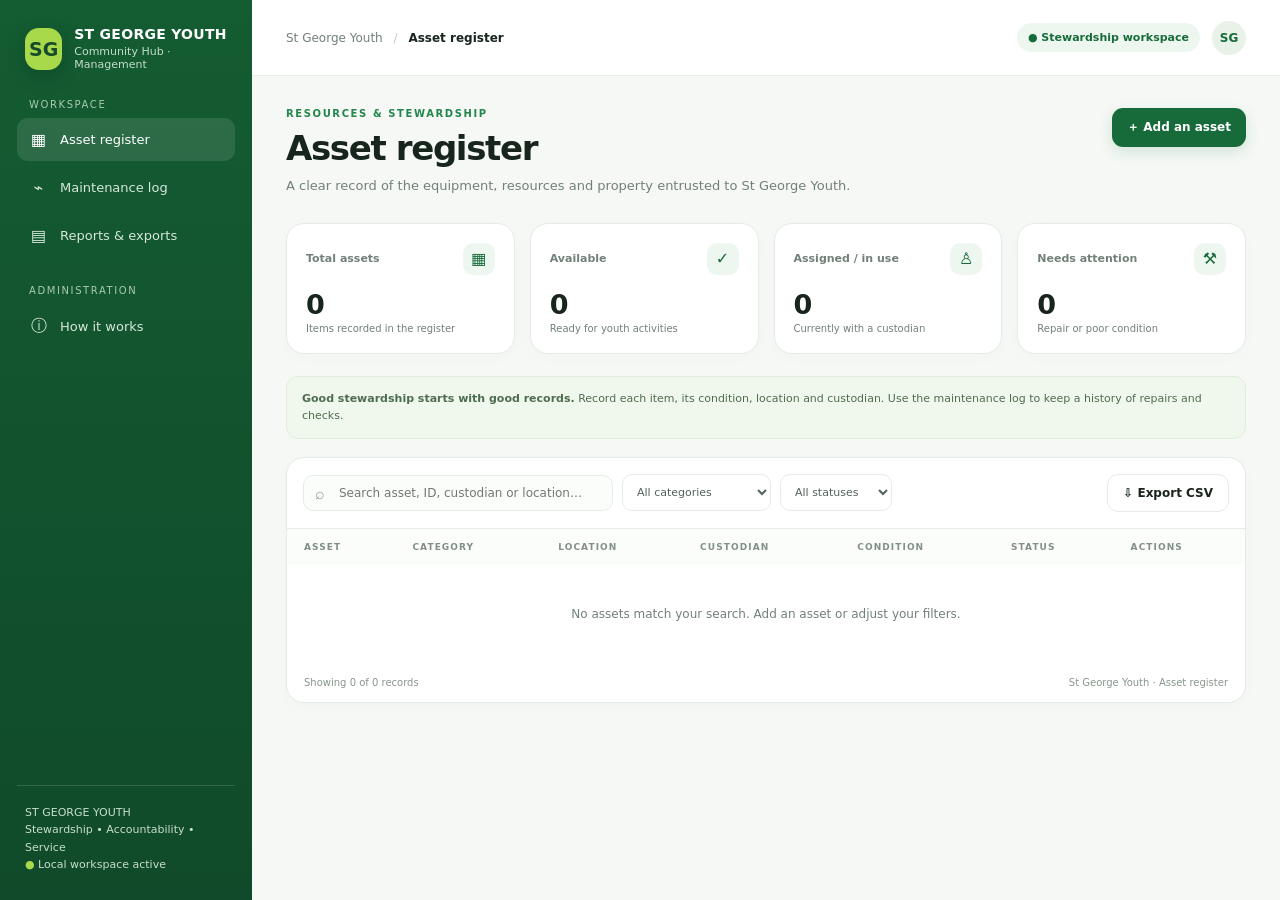
<file: page5.html>
<!DOCTYPE html>
<html lang="en">
<head>
<meta charset="UTF-8">
<meta name="viewport" content="width=device-width, initial-scale=1.0">
<meta name="theme-color" content="#176b3a">
<title>St George Youth | Asset Register</title>
<style>
:root{
  --green:#176b3a;--green-2:#23864c;--lime:#a8d94b;--ink:#17251d;--muted:#718078;
  --line:#e5ece7;--paper:#f5f8f5;--white:#fff;--gold:#d8ad55;--red:#c84c4c;
  --shadow:0 12px 32px rgba(22,57,36,.07);--radius:18px;
}
*{box-sizing:border-box}
body{margin:0;background:var(--paper);color:var(--ink);font-family:Inter,ui-sans-serif,system-ui,-apple-system,"Segoe UI",sans-serif}
button,input,select,textarea{font:inherit}
button{cursor:pointer}
.app{min-height:100vh;display:grid;grid-template-columns:252px minmax(0,1fr)}
.sidebar{background:linear-gradient(180deg,#145c32,#104a2a);color:#fff;padding:26px 17px;display:flex;flex-direction:column;gap:28px}
.brand{display:flex;align-items:center;gap:12px;padding:0 8px}
.brand-mark{width:42px;height:42px;border-radius:14px;background:var(--lime);display:grid;place-items:center;color:#174a2b;font-weight:900;font-size:19px;box-shadow:0 6px 18px #092d1b55}
.brand strong{display:block;font-size:14px;letter-spacing:.02em}.brand small{display:block;color:#c4ddca;font-size:11px;margin-top:3px}
.nav-label{font-size:10px;text-transform:uppercase;letter-spacing:.16em;color:#a9cbb4;padding:0 12px;margin-bottom:8px}
.nav{display:grid;gap:5px}
.nav button{border:0;background:transparent;color:#d7e8dc;text-align:left;padding:12px;border-radius:11px;display:flex;align-items:center;gap:12px;font-size:13px}
.nav button.active,.nav button:hover{background:#ffffff1c;color:#fff}
.nav .ico{width:19px;text-align:center;font-size:16px}
.sidebar-bottom{margin-top:auto;border-top:1px solid #ffffff25;padding:18px 8px 0;color:#c7dfce;font-size:11px;line-height:1.6}
.main{min-width:0}
.topbar{height:76px;background:#fff;border-bottom:1px solid var(--line);display:flex;align-items:center;justify-content:space-between;padding:0 34px;position:sticky;top:0;z-index:5}
.breadcrumb{font-size:12px;color:var(--muted)}.breadcrumb b{color:var(--ink);font-weight:650}
.top-actions{display:flex;align-items:center;gap:12px}
.status-pill{background:#edf7ef;color:var(--green);padding:8px 11px;border-radius:30px;font-size:11px;font-weight:700}
.avatar{width:34px;height:34px;border-radius:50%;background:#e8f2e9;color:var(--green);display:grid;place-items:center;font-size:12px;font-weight:800}
.content{max-width:1440px;margin:auto;padding:32px 34px 60px}
.page-heading{display:flex;justify-content:space-between;align-items:flex-start;gap:18px;margin-bottom:26px}
.eyebrow{font-size:10px;text-transform:uppercase;letter-spacing:.16em;color:var(--green-2);font-weight:800;margin-bottom:9px}
h1{font-size:clamp(25px,3vw,34px);letter-spacing:-.04em;margin:0 0 8px;font-weight:760}
.subtitle{font-size:13px;color:var(--muted);margin:0;line-height:1.6}
.btn{border:0;border-radius:11px;padding:11px 15px;font-weight:700;font-size:12px;display:inline-flex;align-items:center;gap:8px;transition:.18s}
.btn-primary{background:var(--green);color:#fff;box-shadow:0 5px 14px #176b3a25}.btn-primary:hover{background:#10572f;transform:translateY(-1px)}
.btn-light{background:#fff;color:var(--ink);border:1px solid var(--line)}.btn-light:hover{border-color:#b9d3c0}
.stats{display:grid;grid-template-columns:repeat(4,minmax(0,1fr));gap:15px;margin-bottom:22px}
.stat{background:#fff;border:1px solid var(--line);border-radius:var(--radius);padding:19px;box-shadow:0 4px 16px #16392205}
.stat-top{display:flex;justify-content:space-between;align-items:center;color:var(--muted);font-size:11px;font-weight:650}
.stat-icon{width:32px;height:32px;border-radius:10px;display:grid;place-items:center;background:#edf7ef;color:var(--green);font-size:16px}
.stat-value{font-size:27px;font-weight:780;letter-spacing:-.05em;margin:14px 0 3px}
.stat-note{font-size:10px;color:var(--muted)}
.panel{background:#fff;border:1px solid var(--line);border-radius:var(--radius);box-shadow:0 4px 18px #16392205}
.toolbar{padding:16px;display:flex;justify-content:space-between;align-items:center;gap:12px;border-bottom:1px solid var(--line);flex-wrap:wrap}
.toolbar-left{display:flex;gap:9px;align-items:center;flex:1;flex-wrap:wrap}
.search{position:relative;min-width:210px;max-width:310px;flex:1}
.search input{width:100%;padding:10px 12px 10px 35px;border:1px solid var(--line);border-radius:10px;outline:none;font-size:12px;background:#fbfdfb}
.search input:focus,.field input:focus,.field select:focus,.field textarea:focus{border-color:#82b894;box-shadow:0 0 0 3px #23864c12}
.search span{position:absolute;left:12px;top:9px;color:#8b9b91}
.toolbar select{border:1px solid var(--line);background:#fff;padding:10px;border-radius:10px;color:#53635a;font-size:11px;outline:none}
.table-wrap{overflow:auto}
table{width:100%;border-collapse:collapse;min-width:780px}
th{text-align:left;padding:13px 17px;background:#fbfdfb;color:#819087;font-size:9px;text-transform:uppercase;letter-spacing:.12em;font-weight:800}
td{padding:15px 17px;border-top:1px solid #edf1ee;font-size:11px;vertical-align:middle}
tbody tr:hover{background:#fbfdfb}
.asset-name{font-weight:750;font-size:12px;color:#20352a}.asset-id{font-size:10px;color:#91a097;margin-top:4px}
.asset-cell{display:flex;align-items:center;gap:11px}
.asset-thumb{width:37px;height:37px;border-radius:11px;background:#edf6ef;display:grid;place-items:center;font-size:17px}
.category{color:#66766c}.location{color:#66766c}
.badge{display:inline-flex;align-items:center;gap:5px;border-radius:30px;padding:6px 9px;font-size:9px;font-weight:750;white-space:nowrap}
.badge:before{content:"";width:5px;height:5px;border-radius:50%;background:currentColor}
.good{background:#eaf6ed;color:#27804a}.fair{background:#fff6e4;color:#ad7b20}.poor{background:#fff0ed;color:#c65b49}
.available{background:#eaf6ed;color:#27804a}.assigned{background:#eef2ff;color:#5968b5}.repair{background:#fff3e8;color:#b66a28}.retired{background:#f0f1f1;color:#77817b}
.row-actions{display:flex;gap:6px}.icon-btn{border:1px solid var(--line);background:#fff;width:29px;height:29px;border-radius:8px;color:#65766b}.icon-btn:hover{background:#edf7ef;color:var(--green)}
.table-footer{display:flex;justify-content:space-between;align-items:center;padding:14px 17px;color:#87958c;font-size:10px}
.empty{padding:42px;text-align:center;color:var(--muted);font-size:12px}
.section{display:none}.section.active{display:block}
.notice{padding:13px 15px;border-radius:12px;background:#f0f7ed;border:1px solid #dfedda;color:#4e6d50;font-size:11px;line-height:1.6;margin-bottom:18px}
.modal-backdrop{position:fixed;inset:0;background:#0d2418a8;display:none;align-items:center;justify-content:center;padding:18px;z-index:20}
.modal-backdrop.open{display:flex}
.modal{width:min(610px,100%);max-height:92vh;overflow:auto;background:#fff;border-radius:20px;box-shadow:0 24px 80px #071b10aa}
.modal-head{display:flex;justify-content:space-between;align-items:center;padding:21px 23px;border-bottom:1px solid var(--line)}
.modal-head h2{font-size:17px;margin:0}.close{border:0;background:#f1f5f2;border-radius:8px;width:30px;height:30px;font-size:17px;color:#52645a}
.modal-body{padding:22px 23px}.form-grid{display:grid;grid-template-columns:1fr 1fr;gap:14px}
.field{display:grid;gap:6px}.field.full{grid-column:1/-1}.field label{font-size:10px;font-weight:750;color:#53645a}
.field input,.field select,.field textarea{width:100%;border:1px solid var(--line);border-radius:9px;padding:10px 11px;font-size:12px;outline:none;background:#fff;color:var(--ink)}
.field textarea{min-height:70px;resize:vertical}
.modal-foot{display:flex;justify-content:flex-end;gap:9px;padding:16px 23px;border-top:1px solid var(--line)}
.toast{position:fixed;bottom:22px;right:22px;background:#173d28;color:#fff;padding:12px 16px;border-radius:11px;font-size:12px;box-shadow:var(--shadow);opacity:0;transform:translateY(10px);pointer-events:none;transition:.2s;z-index:40}
.toast.show{opacity:1;transform:translateY(0)}
.mobile-menu{display:none}
@media(max-width:1050px){.app{grid-template-columns:215px 1fr}.stats{grid-template-columns:repeat(2,1fr)}.content{padding:26px 22px}}
@media(max-width:720px){
 .app{display:block}.sidebar{position:fixed;z-index:15;inset:0 auto 0 0;width:250px;transform:translateX(-105%);transition:.22s;box-shadow:20px 0 50px #10291b33}.sidebar.open{transform:translateX(0)}
 .topbar{height:64px;padding:0 17px}.mobile-menu{display:inline-flex;border:0;background:#edf6ef;color:var(--green);border-radius:9px;width:34px;height:34px;align-items:center;justify-content:center;margin-right:10px}
 .topbar-left{display:flex;align-items:center}.content{padding:24px 15px 42px}.page-heading{display:block}.page-heading .btn{margin-top:17px}
 .stats{gap:9px}.stat{padding:14px}.stat-value{font-size:23px}.stat-note{font-size:9px}
 .toolbar{align-items:stretch}.toolbar-left{width:100%}.search{max-width:none;min-width:100%}.toolbar select{flex:1}
 .form-grid{grid-template-columns:1fr}.field.full{grid-column:auto}.status-pill{display:none}
}
@media(max-width:390px){.stats{grid-template-columns:1fr 1fr}.stat-value{font-size:21px}}
</style>
</head>
<body>
<div class="app">
<aside class="sidebar" id="sidebar">
  <div class="brand"><div class="brand-mark">SG</div><div><strong>ST GEORGE YOUTH</strong><small>Community Hub · Management</small></div></div>
  <div><div class="nav-label">Workspace</div><nav class="nav">
    <button class="active" data-view="assets"><span class="ico">▦</span> Asset register</button>
    <button data-view="maintenance"><span class="ico">⌁</span> Maintenance log</button>
    <button data-view="reports"><span class="ico">▤</span> Reports & exports</button>
  </nav></div>
  <div><div class="nav-label">Administration</div><nav class="nav">
    <button data-view="guide"><span class="ico">ⓘ</span> How it works</button>
  </nav></div>
  <div class="sidebar-bottom">ST GEORGE YOUTH<br>Stewardship • Accountability • Service<br><span style="color:#a8d94b">●</span> Local workspace active</div>
</aside>
<main class="main">
  <header class="topbar">
    <div class="topbar-left"><button class="mobile-menu" id="menuBtn" aria-label="Open menu">☰</button><div class="breadcrumb">St George Youth <span style="padding:0 7px;color:#bdc8c0">/</span> <b id="crumb">Asset register</b></div></div>
    <div class="top-actions"><span class="status-pill">● Stewardship workspace</span><div class="avatar">SG</div></div>
  </header>
  <div class="content">
    <section class="section active" id="assets">
      <div class="page-heading"><div><div class="eyebrow">Resources & stewardship</div><h1>Asset register</h1><p class="subtitle">A clear record of the equipment, resources and property entrusted to St George Youth.</p></div><button class="btn btn-primary" id="addAssetBtn">＋ Add an asset</button></div>
      <div class="stats">
        <div class="stat"><div class="stat-top">Total assets <span class="stat-icon">▦</span></div><div class="stat-value" id="totalAssets">0</div><div class="stat-note">Items recorded in the register</div></div>
        <div class="stat"><div class="stat-top">Available <span class="stat-icon">✓</span></div><div class="stat-value" id="availableAssets">0</div><div class="stat-note">Ready for youth activities</div></div>
        <div class="stat"><div class="stat-top">Assigned / in use <span class="stat-icon">♙</span></div><div class="stat-value" id="assignedAssets">0</div><div class="stat-note">Currently with a custodian</div></div>
        <div class="stat"><div class="stat-top">Needs attention <span class="stat-icon">⚒</span></div><div class="stat-value" id="attentionAssets">0</div><div class="stat-note">Repair or poor condition</div></div>
      </div>
      <div class="notice"><b>Good stewardship starts with good records.</b> Record each item, its condition, location and custodian. Use the maintenance log to keep a history of repairs and checks.</div>
      <div class="panel">
        <div class="toolbar"><div class="toolbar-left"><div class="search"><span>⌕</span><input id="searchInput" placeholder="Search asset, ID, custodian or location…"></div><select id="categoryFilter"><option value="">All categories</option><option>Audio & visual</option><option>Furniture</option><option>Electronics</option><option>Sports & recreation</option><option>Kitchen & catering</option><option>Other</option></select><select id="statusFilter"><option value="">All statuses</option><option>Available</option><option>Assigned</option><option>Under repair</option><option>Retired</option></select></div><button class="btn btn-light" id="exportBtn">⇩ Export CSV</button></div>
        <div class="table-wrap"><table><thead><tr><th>Asset</th><th>Category</th><th>Location</th><th>Custodian</th><th>Condition</th><th>Status</th><th>Actions</th></tr></thead><tbody id="assetRows"></tbody></table><div class="empty" id="emptyState" hidden>No assets match your search. Add an asset or adjust your filters.</div></div>
        <div class="table-footer"><span id="recordCount">0 records</span><span>St George Youth · Asset register</span></div>
      </div>
    </section>
    <section class="section" id="maintenance">
      <div class="page-heading"><div><div class="eyebrow">Care & accountability</div><h1>Maintenance log</h1><p class="subtitle">Track inspections, repairs, servicing and follow-up actions for registered assets.</p></div><button class="btn btn-primary" id="addMaintenanceBtn">＋ Log maintenance</button></div>
      <div class="panel"><div class="toolbar"><b style="font-size:13px">Maintenance history</b><span class="subtitle" style="font-size:11px">Most recent entries first</span></div><div class="table-wrap"><table style="min-width:680px"><thead><tr><th>Date</th><th>Asset</th><th>Activity</th><th>Recorded by</th><th>Cost (KSh)</th></tr></thead><tbody id="maintenanceRows"></tbody></table><div class="empty" id="maintenanceEmpty">No maintenance entries yet. Use “Log maintenance” to record the first one.</div></div></div>
    </section>
    <section class="section" id="reports">
      <div class="page-heading"><div><div class="eyebrow">Visibility & reporting</div><h1>Reports & exports</h1><p class="subtitle">Keep an auditable snapshot of the resources currently recorded.</p></div></div>
      <div class="stats"><div class="stat"><div class="stat-top">Total recorded value <span class="stat-icon">KSh</span></div><div class="stat-value" id="totalValue">0</div><div class="stat-note">Based on entered purchase values</div></div><div class="stat"><div class="stat-top">Categories <span class="stat-icon">▤</span></div><div class="stat-value" id="categoryCount">0</div><div class="stat-note">Distinct asset categories</div></div><div class="stat"><div class="stat-top">Maintenance entries <span class="stat-icon">⌁</span></div><div class="stat-value" id="maintenanceCount">0</div><div class="stat-note">Recorded service activities</div></div><div class="stat"><div class="stat-top">Retired items <span class="stat-icon">↘</span></div><div class="stat-value" id="retiredCount">0</div><div class="stat-note">No longer in active use</div></div></div>
      <div class="panel" style="padding:22px"><h3 style="font-size:14px;margin:0 0 7px">Download your records</h3><p class="subtitle" style="margin-bottom:17px">Export asset and maintenance data as CSV files that open in Excel or Google Sheets.</p><div style="display:flex;gap:10px;flex-wrap:wrap"><button class="btn btn-primary" id="reportAssetExport">⇩ Export asset register</button><button class="btn btn-light" id="reportMaintenanceExport">⇩ Export maintenance log</button></div></div>
    </section>
    <section class="section" id="guide">
      <div class="page-heading"><div><div class="eyebrow">A simple operating guide</div><h1>How it works</h1><p class="subtitle">A practical, transparent way to care for shared youth resources.</p></div></div>
      <div class="panel" style="padding:22px;max-width:780px"><h3 style="margin:0 0 10px;font-size:14px">1. Register every item</h3><p class="subtitle" style="margin-bottom:22px">Give each item a unique asset ID. Add its category, purchase date and value where known, current location, custodian and condition.</p><h3 style="font-size:14px;margin-bottom:10px">2. Keep status current</h3><p class="subtitle" style="margin-bottom:22px">Use Available when ready for use, Assigned when issued to a person or team, Under repair when unavailable due to a fault, and Retired when removed from service.</p><h3 style="font-size:14px;margin-bottom:10px">3. Record maintenance</h3><p class="subtitle" style="margin-bottom:22px">Log inspections and repairs with dates, details, responsible person and cost. Keep receipts and supporting records separately.</p><h3 style="font-size:14px;margin-bottom:10px">4. Export for accountability</h3><p class="subtitle" style="margin-bottom:0">Export CSV files for committee review, handovers and periodic stocktaking.</p></div>
      <div class="notice" style="margin-top:17px;max-width:780px"><b>Data storage note:</b> This standalone prototype stores records in this browser on this device using local storage. It does not yet sync between phones, computers or committee members. For shared live records, connect it to your approved Google Sheets / Apps Script or Firebase backend and add user authentication and role permissions.</div>
    </section>
  </div>
</main>
</div>
<div class="modal-backdrop" id="assetModal"><div class="modal"><div class="modal-head"><h2 id="assetModalTitle">Add an asset</h2><button class="close" data-close="assetModal">×</button></div><form id="assetForm"><div class="modal-body"><input type="hidden" id="editId"><div class="form-grid">
<div class="field"><label for="assetName">Asset name *</label><input id="assetName" required placeholder="e.g. Wireless microphone"></div>
<div class="field"><label for="assetCategory">Category *</label><select id="assetCategory" required><option value="">Select category</option><option>Audio & visual</option><option>Furniture</option><option>Electronics</option><option>Sports & recreation</option><option>Kitchen & catering</option><option>Other</option></select></div>
<div class="field"><label for="assetLocation">Location</label><input id="assetLocation" placeholder="e.g. Church hall store"></div>
<div class="field"><label for="assetCustodian">Custodian / team</label><input id="assetCustodian" placeholder="e.g. Worship team"></div>
<div class="field"><label for="assetCondition">Condition</label><select id="assetCondition"><option>Good</option><option>Fair</option><option>Poor</option></select></div>
<div class="field"><label for="assetStatus">Status</label><select id="assetStatus"><option>Available</option><option>Assigned</option><option>Under repair</option><option>Retired</option></select></div>
<div class="field"><label for="assetDate">Purchase / acquisition date</label><input id="assetDate" type="date"></div>
<div class="field"><label for="assetValue">Purchase value (KSh)</label><input id="assetValue" type="number" min="0" step="0.01" placeholder="0"></div>
<div class="field full"><label for="assetNotes">Notes / serial number</label><textarea id="assetNotes" placeholder="Serial number, identifying details, or additional notes"></textarea></div>
</div></div><div class="modal-foot"><button type="button" class="btn btn-light" data-close="assetModal">Cancel</button><button class="btn btn-primary" type="submit">Save asset</button></div></form></div></div>
<div class="modal-backdrop" id="maintenanceModal"><div class="modal"><div class="modal-head"><h2>Log maintenance activity</h2><button class="close" data-close="maintenanceModal">×</button></div><form id="maintenanceForm"><div class="modal-body"><div class="form-grid">
<div class="field full"><label for="maintenanceAsset">Asset *</label><select id="maintenanceAsset" required></select></div>
<div class="field"><label for="maintenanceDate">Date *</label><input id="maintenanceDate" type="date" required></div>
<div class="field"><label for="maintenanceCost">Cost (KSh)</label><input id="maintenanceCost" type="number" min="0" step=".01" placeholder="0"></div>
<div class="field"><label for="maintenanceType">Activity *</label><select id="maintenanceType" required><option>Inspection</option><option>Repair</option><option>Cleaning / servicing</option><option>Replacement</option><option>Other</option></select></div>
<div class="field"><label for="maintenanceBy">Recorded by</label><input id="maintenanceBy" placeholder="Name / committee role"></div>
<div class="field full"><label for="maintenanceDetails">Details / action taken *</label><textarea id="maintenanceDetails" required placeholder="Describe the issue, work completed and any follow-up required"></textarea></div>
</div></div><div class="modal-foot"><button type="button" class="btn btn-light" data-close="maintenanceModal">Cancel</button><button class="btn btn-primary" type="submit">Save entry</button></div></form></div></div>
<div class="toast" id="toast"></div>
<script>
const KEY='stGeorgeAssetRegister_v1', LOGKEY='stGeorgeMaintenanceLog_v1';
let assets=JSON.parse(localStorage.getItem(KEY)||'[]'), logs=JSON.parse(localStorage.getItem(LOGKEY)||'[]');
const $=id=>document.getElementById(id);
const money=n=>Number(n||0).toLocaleString('en-KE',{maximumFractionDigits:2});
const esc=s=>String(s??'').replace(/[&<>"']/g,c=>({'&':'&amp;','<':'&lt;','>':'&gt;','"':'&quot;',"'":'&#39;'}[c]));
const uid=()=> 'SG-'+Date.now().toString().slice(-8)+'-'+Math.random().toString(36).slice(2,5).toUpperCase();
function save(){localStorage.setItem(KEY,JSON.stringify(assets));localStorage.setItem(LOGKEY,JSON.stringify(logs));render()}
function badgeClass(v){return v==='Good'?'good':v==='Fair'?'fair':v==='Poor'?'poor':v==='Available'?'available':v==='Assigned'?'assigned':v==='Under repair'?'repair':'retired'}
function iconFor(cat){return ({'Audio & visual':'🎙️','Furniture':'🪑','Electronics':'💻','Sports & recreation':'⚽','Kitchen & catering':'🍽️','Other':'📦'})[cat]||'📦'}
function render(){
 $('totalAssets').textContent=assets.length;$('availableAssets').textContent=assets.filter(a=>a.status==='Available').length;$('assignedAssets').textContent=assets.filter(a=>a.status==='Assigned').length;$('attentionAssets').textContent=assets.filter(a=>a.status==='Under repair'||a.condition==='Poor').length;
 $('totalValue').textContent=money(assets.reduce((s,a)=>s+Number(a.value||0),0));$('categoryCount').textContent=new Set(assets.map(a=>a.category)).size;$('maintenanceCount').textContent=logs.length;$('retiredCount').textContent=assets.filter(a=>a.status==='Retired').length;
 const q=$('searchInput').value.toLowerCase(),cat=$('categoryFilter').value,st=$('statusFilter').value;
 const filtered=assets.filter(a=>(!q||[a.name,a.id,a.custodian,a.location,a.notes].join(' ').toLowerCase().includes(q))&&(!cat||a.category===cat)&&(!st||a.status===st));
 $('assetRows').innerHTML=filtered.map(a=>`<tr><td><div class="asset-cell"><div class="asset-thumb">${iconFor(a.category)}</div><div><div class="asset-name">${esc(a.name)}</div><div class="asset-id">${esc(a.id)}</div></div></div></td><td class="category">${esc(a.category)}</td><td class="location">${esc(a.location||'—')}</td><td>${esc(a.custodian||'—')}</td><td><span class="badge ${badgeClass(a.condition)}">${esc(a.condition)}</span></td><td><span class="badge ${badgeClass(a.status)}">${esc(a.status)}</span></td><td><div class="row-actions"><button class="icon-btn" title="Edit asset" onclick="editAsset('${a.id}')">✎</button><button class="icon-btn" title="Delete asset" onclick="deleteAsset('${a.id}')">×</button></div></td></tr>`).join('');
 $('emptyState').hidden=filtered.length>0;$('recordCount').textContent=`Showing ${filtered.length} of ${assets.length} records`;
 $('maintenanceRows').innerHTML=logs.slice().reverse().map(l=>`<tr><td>${esc(l.date)}</td><td><b>${esc(l.assetName)}</b><div class="asset-id">${esc(l.assetId)}</div></td><td>${esc(l.type)}<div class="asset-id">${esc(l.details)}</div></td><td>${esc(l.by||'—')}</td><td>${money(l.cost)}</td></tr>`).join('');
 $('maintenanceEmpty').style.display=logs.length?'none':'block';
 $('maintenanceAsset').innerHTML=assets.filter(a=>a.status!=='Retired').map(a=>`<option value="${esc(a.id)}">${esc(a.name)} (${esc(a.id)})</option>`).join('');
}
function openModal(id){$(id).classList.add('open')}
function closeModal(id){$(id).classList.remove('open')}
function toast(msg){$('toast').textContent=msg;$('toast').classList.add('show');setTimeout(()=>$('toast').classList.remove('show'),2600)}
function editAsset(id){
 const a=assets.find(x=>x.id===id);if(!a)return;
 $('assetModalTitle').textContent='Edit asset';$('editId').value=a.id;$('assetName').value=a.name;$('assetCategory').value=a.category;$('assetLocation').value=a.location||'';$('assetCustodian').value=a.custodian||'';$('assetCondition').value=a.condition;$('assetStatus').value=a.status;$('assetDate').value=a.date||'';$('assetValue').value=a.value||'';$('assetNotes').value=a.notes||'';openModal('assetModal');
}
function deleteAsset(id){const a=assets.find(x=>x.id===id);if(!a)return;if(!confirm(`Delete "${a.name}" from the register? This cannot be undone.`))return;assets=assets.filter(x=>x.id!==id);save();toast('Asset deleted')}
$('addAssetBtn').onclick=()=>{$('assetForm').reset();$('editId').value='';$('assetModalTitle').textContent='Add an asset';openModal('assetModal')};
$('assetForm').onsubmit=e=>{e.preventDefault();const id=$('editId').value||uid(),old=assets.find(a=>a.id===id);const a={id,name:$('assetName').value.trim(),category:$('assetCategory').value,location:$('assetLocation').value.trim(),custodian:$('assetCustodian').value.trim(),condition:$('assetCondition').value,status:$('assetStatus').value,date:$('assetDate').value,value:Number($('assetValue').value||0),notes:$('assetNotes').value.trim()};if(old)assets=assets.map(x=>x.id===id?a:x);else assets.push(a);save();closeModal('assetModal');toast(old?'Asset updated':'Asset added to register')};
$('addMaintenanceBtn').onclick=()=>{if(!assets.length){toast('Add an asset before logging maintenance');return}$('maintenanceForm').reset();$('maintenanceDate').value=new Date().toISOString().slice(0,10);openModal('maintenanceModal')};
$('maintenanceForm').onsubmit=e=>{e.preventDefault();const a=assets.find(x=>x.id===$('maintenanceAsset').value);if(!a)return;logs.push({assetId:a.id,assetName:a.name,date:$('maintenanceDate').value,cost:Number($('maintenanceCost').value||0),type:$('maintenanceType').value,by:$('maintenanceBy').value.trim(),details:$('maintenanceDetails').value.trim()});save();closeModal('maintenanceModal');toast('Maintenance entry saved')};
document.querySelectorAll('[data-close]').forEach(b=>b.onclick=()=>closeModal(b.dataset.close));
document.querySelectorAll('.modal-backdrop').forEach(m=>m.addEventListener('click',e=>{if(e.target===m)closeModal(m.id)}));
['searchInput','categoryFilter','statusFilter'].forEach(id=>$(id).addEventListener(id==='searchInput'?'input':'change',render));
function csv(rows){return rows.map(row=>row.map(v=>'"'+String(v??'').replace(/"/g,'""')+'"').join(',')).join('\r\n')}
function download(name,rows){const blob=new Blob(['\ufeff'+csv(rows)],{type:'text/csv;charset=utf-8;'}),url=URL.createObjectURL(blob),a=document.createElement('a');a.href=url;a.download=name;a.click();URL.revokeObjectURL(url)}
function exportAssets(){download('st-george-asset-register.csv',[['Asset ID','Asset name','Category','Location','Custodian','Condition','Status','Acquisition date','Value KSh','Notes'],...assets.map(a=>[a.id,a.name,a.category,a.location,a.custodian,a.condition,a.status,a.date,a.value,a.notes])]);toast('Asset register exported')}
function exportLogs(){download('st-george-maintenance-log.csv',[['Date','Asset ID','Asset name','Activity','Details','Recorded by','Cost KSh'],...logs.map(l=>[l.date,l.assetId,l.assetName,l.type,l.details,l.by,l.cost])]);toast('Maintenance log exported')}
$('exportBtn').onclick=exportAssets;$('reportAssetExport').onclick=exportAssets;$('reportMaintenanceExport').onclick=exportLogs;
document.querySelectorAll('[data-view]').forEach(b=>b.onclick=()=>{document.querySelectorAll('[data-view]').forEach(x=>x.classList.toggle('active',x===b));document.querySelectorAll('.section').forEach(x=>x.classList.toggle('active',x.id===b.dataset.view));$('crumb').textContent=b.textContent.trim();$('sidebar').classList.remove('open');});
$('menuBtn').onclick=()=>$('sidebar').classList.toggle('open');
render();
</script>
</body>
</html>
</file>
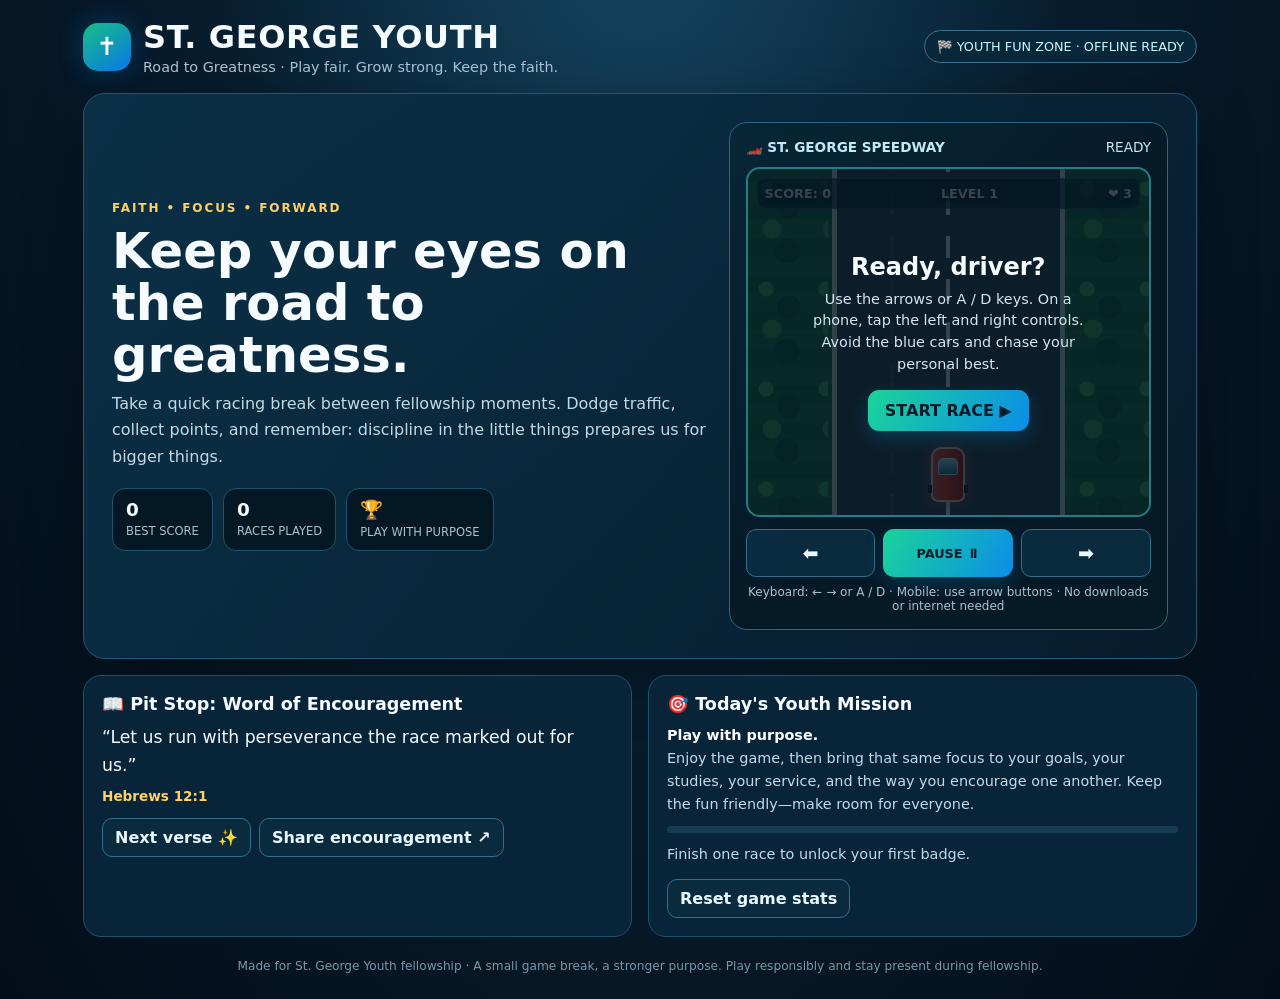
<file: racing-original.html>
<!DOCTYPE html>
<html lang="en">
<head>
<meta charset="UTF-8">
<meta name="viewport" content="width=device-width, initial-scale=1.0">
<meta name="theme-color" content="#061b2b">
<title>St. George Youth | Road to Greatness</title>
<style>
:root{--navy:#061b2b;--blue:#0878e8;--cyan:#39e7ff;--gold:#ffd166;--green:#22c55e;--white:#f5fbff;--muted:#a9c1d2;--panel:#0b2b40}
*{box-sizing:border-box}body{margin:0;background:radial-gradient(ellipse at 50% -20%,#174b68 0,#071d2e 48%,#030d18 100%);color:var(--white);font-family:system-ui,-apple-system,Segoe UI,Roboto,Arial,sans-serif;min-height:100vh}
button{font:inherit;cursor:pointer} .wrap{max-width:1150px;margin:auto;padding:18px}
header{display:flex;justify-content:space-between;align-items:center;gap:12px;flex-wrap:wrap;margin-bottom:18px}
.brand{display:flex;align-items:center;gap:12px}.crest{display:grid;place-items:center;width:48px;height:48px;border-radius:15px;background:linear-gradient(145deg,#19bd85,#0878e8);font-size:25px;box-shadow:0 0 24px #0878e855}
h1{font-size:clamp(1.25rem,3vw,2rem);margin:0;letter-spacing:.02em}.sub{color:var(--muted);font-size:.9rem;margin-top:3px}
.pill{border:1px solid #3c718d;border-radius:99px;padding:8px 12px;color:#c7f9ff;background:#09273a;font-size:.8rem}
.hero{border:1px solid #1b5b79;border-radius:22px;padding:clamp(16px,3vw,28px);background:linear-gradient(120deg,#0b3148ed,#071d2eea);box-shadow:0 18px 60px #0005;display:grid;grid-template-columns:1.15fr .85fr;gap:22px;align-items:center}
.eyebrow{color:var(--gold);text-transform:uppercase;font-weight:800;font-size:.75rem;letter-spacing:.16em}
.hero h2{font-size:clamp(1.65rem,4vw,3.1rem);line-height:1.05;margin:10px 0}.hero p{color:#c4d9e6;line-height:1.65;margin:0 0 18px}
.stats{display:flex;gap:10px;flex-wrap:wrap}.stat{background:#041724;border:1px solid #1e526c;padding:10px 13px;border-radius:13px;min-width:95px}.stat strong{display:block;font-size:1.15rem}.stat span{font-size:.72rem;color:var(--muted)}
.track-card{background:#061927;border:1px solid #2b6887;border-radius:18px;padding:16px;position:relative;overflow:hidden}.track-card:before{content:"";position:absolute;inset:0;background:linear-gradient(135deg,#1ad4ff12,transparent 55%);pointer-events:none}
.track-head{display:flex;justify-content:space-between;align-items:center;margin-bottom:12px;font-size:.85rem;color:#c9e9f7}
.game{position:relative;height:350px;max-height:52vh;min-height:270px;border-radius:14px;overflow:hidden;background:#153c35;border:2px solid #277a8b;touch-action:manipulation}
.road{position:absolute;left:21%;width:58%;height:100%;top:0;background:linear-gradient(90deg,#d7e4df 0 2%,#313c4a 2% 98%,#d7e4df 98%);overflow:hidden}
.road:before,.road:after{content:"";position:absolute;top:-80%;height:260%;width:4px;background:repeating-linear-gradient(to bottom,#e9f6ff 0 22px,transparent 22px 43px);animation:roadMove .7s linear infinite}
.road:before{left:50%;transform:translateX(-50%)}.road:after{left:25%;opacity:.12}
@keyframes roadMove{to{background-position:0 43px}}
.grass{position:absolute;inset:0;background:repeating-linear-gradient(0deg,#176c3c 0 18px,#1c7c45 18px 37px);opacity:.9}
.trees{position:absolute;top:0;bottom:0;width:20%;background:radial-gradient(circle at 30% 20%,#47b65d 0 7px,transparent 8px),radial-gradient(circle at 68% 38%,#0e5934 0 11px,transparent 12px),radial-gradient(circle at 40% 60%,#43a94f 0 9px,transparent 10px),radial-gradient(circle at 65% 82%,#0c5532 0 12px,transparent 13px);background-size:60px 100px}
.trees.left{left:0}.trees.right{right:0}
.car{position:absolute;z-index:3;width:34px;height:55px;border-radius:10px 10px 7px 7px;border:2px solid #ffd8b2;background:linear-gradient(90deg,#f04a2f,#ff220b,#b70f0b);box-shadow:0 0 12px #ff4c26aa;left:calc(50% - 17px);bottom:13px;transition:left .12s,background .15s}
.car:before{content:"";position:absolute;top:9px;left:5px;right:5px;height:15px;border-radius:5px 5px 2px 2px;background:linear-gradient(#a7efff,#23759a);border:1px solid #e6ffff}
.car:after{content:"";position:absolute;left:-5px;right:-5px;bottom:7px;height:8px;border-left:4px solid #121c26;border-right:4px solid #121c26}
.obstacle{position:absolute;z-index:2;width:31px;height:48px;border-radius:8px;background:linear-gradient(90deg,#0878e8,#43d8ff,#0752b0);border:2px solid #d8f8ff;box-shadow:0 0 12px #2dd4ff77;display:none}
.obstacle:before{content:"";position:absolute;top:8px;left:4px;right:4px;height:12px;background:#173f58;border-radius:3px}
.hud{position:absolute;z-index:5;top:9px;left:9px;right:9px;display:flex;justify-content:space-between;gap:6px;font-size:.8rem;font-weight:800;text-shadow:0 2px 4px #000;background:#001b2ab0;border:1px solid #ffffff24;border-radius:8px;padding:7px}
.overlay{position:absolute;z-index:6;inset:0;background:#031522c9;display:flex;flex-direction:column;justify-content:center;align-items:center;text-align:center;padding:18px}
.overlay h3{font-size:1.5rem;margin:0 0 8px}.overlay p{max-width:300px;color:#d2e7f2;font-size:.9rem;line-height:1.5;margin:0 0 15px}
.primary{border:0;border-radius:11px;padding:11px 17px;background:linear-gradient(120deg,#1ad49a,#0b8de8);color:#001b2a;font-weight:900;box-shadow:0 7px 18px #0087bb44}.secondary{border:1px solid #32708b;background:#0a2a3e;color:#e8f8ff;border-radius:10px;padding:9px 12px;font-weight:750}
.controls{display:grid;grid-template-columns:1fr 1fr 1fr;gap:8px;margin-top:12px}.controls button{min-height:48px;font-size:1.2rem}.controls .go{font-size:.8rem}
.game-note{font-size:.75rem;color:var(--muted);text-align:center;margin-top:8px}
.lower{display:grid;grid-template-columns:1fr 1fr;gap:16px;margin-top:16px}.panel{border:1px solid #1d526d;background:#082439;border-radius:18px;padding:18px}.panel h3{margin:0 0 10px;font-size:1.1rem}.verse{font-size:1.08rem;line-height:1.6;color:#f4fbff}.ref{color:var(--gold);font-weight:800;font-size:.85rem;margin-top:9px}.verse-actions{display:flex;gap:8px;flex-wrap:wrap;margin-top:14px}.mission{color:#c3dbe8;line-height:1.6;font-size:.9rem}.mission strong{color:#fff}.progress{height:7px;background:#153e52;border-radius:99px;overflow:hidden;margin:10px 0}.progress span{display:block;height:100%;width:0;background:linear-gradient(90deg,#20d49a,#37d8ff);transition:width .3s}
footer{text-align:center;color:#7897aa;font-size:.76rem;padding:22px 5px 8px}
@media(max-width:760px){.hero{grid-template-columns:1fr}.lower{grid-template-columns:1fr}.game{height:330px}.wrap{padding:12px}.pill{display:none}}
@media(prefers-reduced-motion:reduce){*,*:before,*:after{animation-duration:.001ms!important;animation-iteration-count:1!important;scroll-behavior:auto!important}}
</style>
</head>
<body>
<div class="wrap">
<header>
  <div class="brand"><div class="crest">✝</div><div><h1>ST. GEORGE YOUTH</h1><div class="sub">Road to Greatness · Play fair. Grow strong. Keep the faith.</div></div></div>
  <div class="pill">🏁 YOUTH FUN ZONE · OFFLINE READY</div>
</header>
<section class="hero">
  <div>
    <div class="eyebrow">Faith • Focus • Forward</div>
    <h2>Keep your eyes on the road to greatness.</h2>
    <p>Take a quick racing break between fellowship moments. Dodge traffic, collect points, and remember: discipline in the little things prepares us for bigger things.</p>
    <div class="stats">
      <div class="stat"><strong id="best">0</strong><span>BEST SCORE</span></div>
      <div class="stat"><strong id="runs">0</strong><span>RACES PLAYED</span></div>
      <div class="stat"><strong>🏆</strong><span>PLAY WITH PURPOSE</span></div>
    </div>
  </div>
  <div class="track-card">
    <div class="track-head"><strong>🏎️ ST. GEORGE SPEEDWAY</strong><span id="stateLabel">READY</span></div>
    <div class="game" id="game" aria-label="2D racing game">
      <div class="grass"></div><div class="trees left"></div><div class="trees right"></div><div class="road"></div>
      <div class="hud"><span> SCORE: <b id="score">0</b></span><span>LEVEL <b id="level">1</b></span><span>❤️ <b id="lives">3</b></span></div>
      <div class="car" id="car"></div><div class="obstacle" id="obstacle"></div>
      <div class="overlay" id="overlay"><h3>Ready, driver?</h3><p>Use the arrows or A / D keys. On a phone, tap the left and right controls. Avoid the blue cars and chase your personal best.</p><button class="primary" id="startBtn">START RACE ▶</button></div>
    </div>
    <div class="controls">
      <button class="secondary" id="leftBtn" aria-label="Move left">⬅️</button>
      <button class="primary go" id="pauseBtn">PAUSE ⏸</button>
      <button class="secondary" id="rightBtn" aria-label="Move right">➡️</button>
    </div>
    <div class="game-note">Keyboard: ← → or A / D · Mobile: use arrow buttons · No downloads or internet needed</div>
  </div>
</section>
<section class="lower">
  <div class="panel">
    <h3>📖 Pit Stop: Word of Encouragement</h3>
    <div class="verse" id="verse">“Let us run with perseverance the race marked out for us.”</div>
    <div class="ref" id="reference">Hebrews 12:1</div>
    <div class="verse-actions"><button class="secondary" id="nextVerse">Next verse ✨</button><button class="secondary" id="shareVerse">Share encouragement ↗</button></div>
  </div>
  <div class="panel">
    <h3>🎯 Today's Youth Mission</h3>
    <div class="mission"><strong>Play with purpose.</strong><br>Enjoy the game, then bring that same focus to your goals, your studies, your service, and the way you encourage one another. Keep the fun friendly—make room for everyone.</div>
    <div class="progress"><span id="progressBar"></span></div>
    <div class="mission" id="missionText">Finish one race to unlock your first badge.</div>
    <div style="margin-top:13px"><button class="secondary" id="resetBtn">Reset game stats</button></div>
  </div>
</section>
<footer>Made for St. George Youth fellowship · A small game break, a stronger purpose. Play responsibly and stay present during fellowship.</footer>
</div>
<script>
(() => {
 const $ = id => document.getElementById(id);
 const car=$('car'), obs=$('obstacle'), game=$('game'), overlay=$('overlay');
 const lanes=[30,50,70]; let lane=1,score=0,lives=3,running=false,paused=false,obsY=-70,last=0,spawn=0,anim=0,runCount=0;
 let best=0; try{best=Number(localStorage.getItem('sgy-best')||0);runCount=Number(localStorage.getItem('sgy-runs')||0)}catch(e){}
 $('best').textContent=best; $('runs').textContent=runCount;
 const verses=[
  ['“Let us run with perseverance the race marked out for us.”','Hebrews 12:1'],
  ['“I can do all things through Christ who strengthens me.”','Philippians 4:13'],
  ['“Whatever you do, work at it with all your heart.”','Colossians 3:23'],
  ['“Be strong and courageous. Do not be afraid.”','Joshua 1:9'],
  ['“Let no one despise you for your youth, but set the believers an example.”','1 Timothy 4:12'],
  ['“Do not grow weary in doing good.”','Galatians 6:9'],
  ['“Trust in the Lord with all your heart.”','Proverbs 3:5'],
  ['“Encourage one another and build each other up.”','1 Thessalonians 5:11']
 ]; let vi=0;
 function showVerse(){ $('verse').textContent=verses[vi][0];$('reference').textContent=verses[vi][1] }
 function positionCar(){car.style.left=`calc(${lanes[lane]}% - 17px)`}
 function updateHUD(){ $('score').textContent=score;$('lives').textContent=lives;$('level').textContent=Math.min(9,1+Math.floor(score/10));$('best').textContent=best }
 function move(d){if(!running||paused)return;lane=Math.max(0,Math.min(2,lane+d));positionCar()}
 function resetRun(){lane=1;score=0;lives=3;obsY=-70;spawn=0;obs.style.display='none';positionCar();updateHUD()}
 function start(){cancelAnimationFrame(anim);resetRun();running=true;paused=false;overlay.style.display='none';$('stateLabel').textContent='RACING';$('pauseBtn').textContent='PAUSE ⏸';last=performance.now();anim=requestAnimationFrame(loop)}
 function finish(){running=false;paused=false;cancelAnimationFrame(anim);runCount++;if(score>best)best=score;try{localStorage.setItem('sgy-best',best);localStorage.setItem('sgy-runs',runCount)}catch(e){}$('best').textContent=best;$('runs').textContent=runCount; $('stateLabel').textContent='FINISHED';$('progressBar').style.width=Math.min(100,runCount*20)+'%';$('missionText').textContent=runCount>=5?'🏅 Road Warrior badge unlocked! Five races completed.':`Race complete! ${5-runCount} more race${5-runCount===1?'':'s'} to unlock the Road Warrior badge.`;overlay.innerHTML=`<h3>${lives===0?'Race Over!':'Race Paused'}</h3><p>You scored <strong>${score}</strong> points. ${score>=best?'Keep building your personal best!':'Every try is practice—go again!'}</p><button class="primary" id="againBtn">RACE AGAIN ↻</button>`;overlay.style.display='flex';$('againBtn').addEventListener('click',start)}
 function loop(now){if(!running||paused)return;let dt=Math.min(40,now-last);last=now;let speed=2.1+Math.min(5,score*.07);obsY+=speed*dt/16.7;spawn+=dt;
  if(obs.style.display==='none'&&spawn>Math.max(520,1150-score*7)){spawn=0;obsY=-60;obs.style.display='block';obs.style.left=`calc(${lanes[Math.floor(Math.random()*3)]}% - 15px)`;obs.style.top=obsY+'px'}
  if(obs.style.display==='block'){obs.style.top=obsY+'px';if(obsY>game.clientHeight){obs.style.display='none';score++;updateHUD()}const obRect=obs.getBoundingClientRect(),carRect=car.getBoundingClientRect();if(obRect.bottom>carRect.top+7&&obRect.top<carRect.bottom-5&&obRect.right>carRect.left+5&&obRect.left<carRect.right-5){obs.style.display='none';lives--;updateHUD();if(lives<=0){finish();return}}}
  anim=requestAnimationFrame(loop)
 }
 function togglePause(){if(!running)return;if(!paused){paused=true;cancelAnimationFrame(anim);$('pauseBtn').textContent='RESUME ▶';$('stateLabel').textContent='PAUSED';overlay.innerHTML='<h3>Quick pit stop</h3><p>Take a breath. Ready to get back on the road?</p><button class="primary" id="resumeBtn">RESUME RACE ▶</button>';overlay.style.display='flex';$('resumeBtn').addEventListener('click',()=>{paused=false;overlay.style.display='none';$('pauseBtn').textContent='PAUSE ⏸';$('stateLabel').textContent='RACING';last=performance.now();anim=requestAnimationFrame(loop)})}else{paused=false;overlay.style.display='none';last=performance.now();anim=requestAnimationFrame(loop)}}
 $('startBtn').addEventListener('click',start);$('leftBtn').addEventListener('click',()=>move(-1));$('rightBtn').addEventListener('click',()=>move(1));$('pauseBtn').addEventListener('click',togglePause);
 document.addEventListener('keydown',e=>{if(['ArrowLeft','ArrowRight','a','A','d','D',' '].includes(e.key))e.preventDefault();if(e.key==='ArrowLeft'||e.key==='a'||e.key==='A')move(-1);if(e.key==='ArrowRight'||e.key==='d'||e.key==='D')move(1);if(e.key===' '&&running)togglePause();if((e.key==='Enter')&&!running)start()});
 $('nextVerse').addEventListener('click',()=>{vi=(vi+1)%verses.length;showVerse()});
 $('shareVerse').addEventListener('click',async()=>{const text=verses[vi][0]+' — '+verses[vi][1]+' | St. George Youth';try{if(navigator.share)await navigator.share({text});else if(navigator.clipboard){await navigator.clipboard.writeText(text);$('shareVerse').textContent='Copied ✓';setTimeout(()=>$('shareVerse').textContent='Share encouragement ↗',1500)}else alert(text)}catch(e){}});
 $('resetBtn').addEventListener('click',()=>{if(confirm('Reset saved best score and race count on this device?')){best=0;runCount=0;try{localStorage.removeItem('sgy-best');localStorage.removeItem('sgy-runs')}catch(e){}$('best').textContent=0;$('runs').textContent=0;$('progressBar').style.width='0%';$('missionText').textContent='Finish one race to unlock your first badge.'}});
 showVerse();
})();
</script>
</body>
</html>
</file>
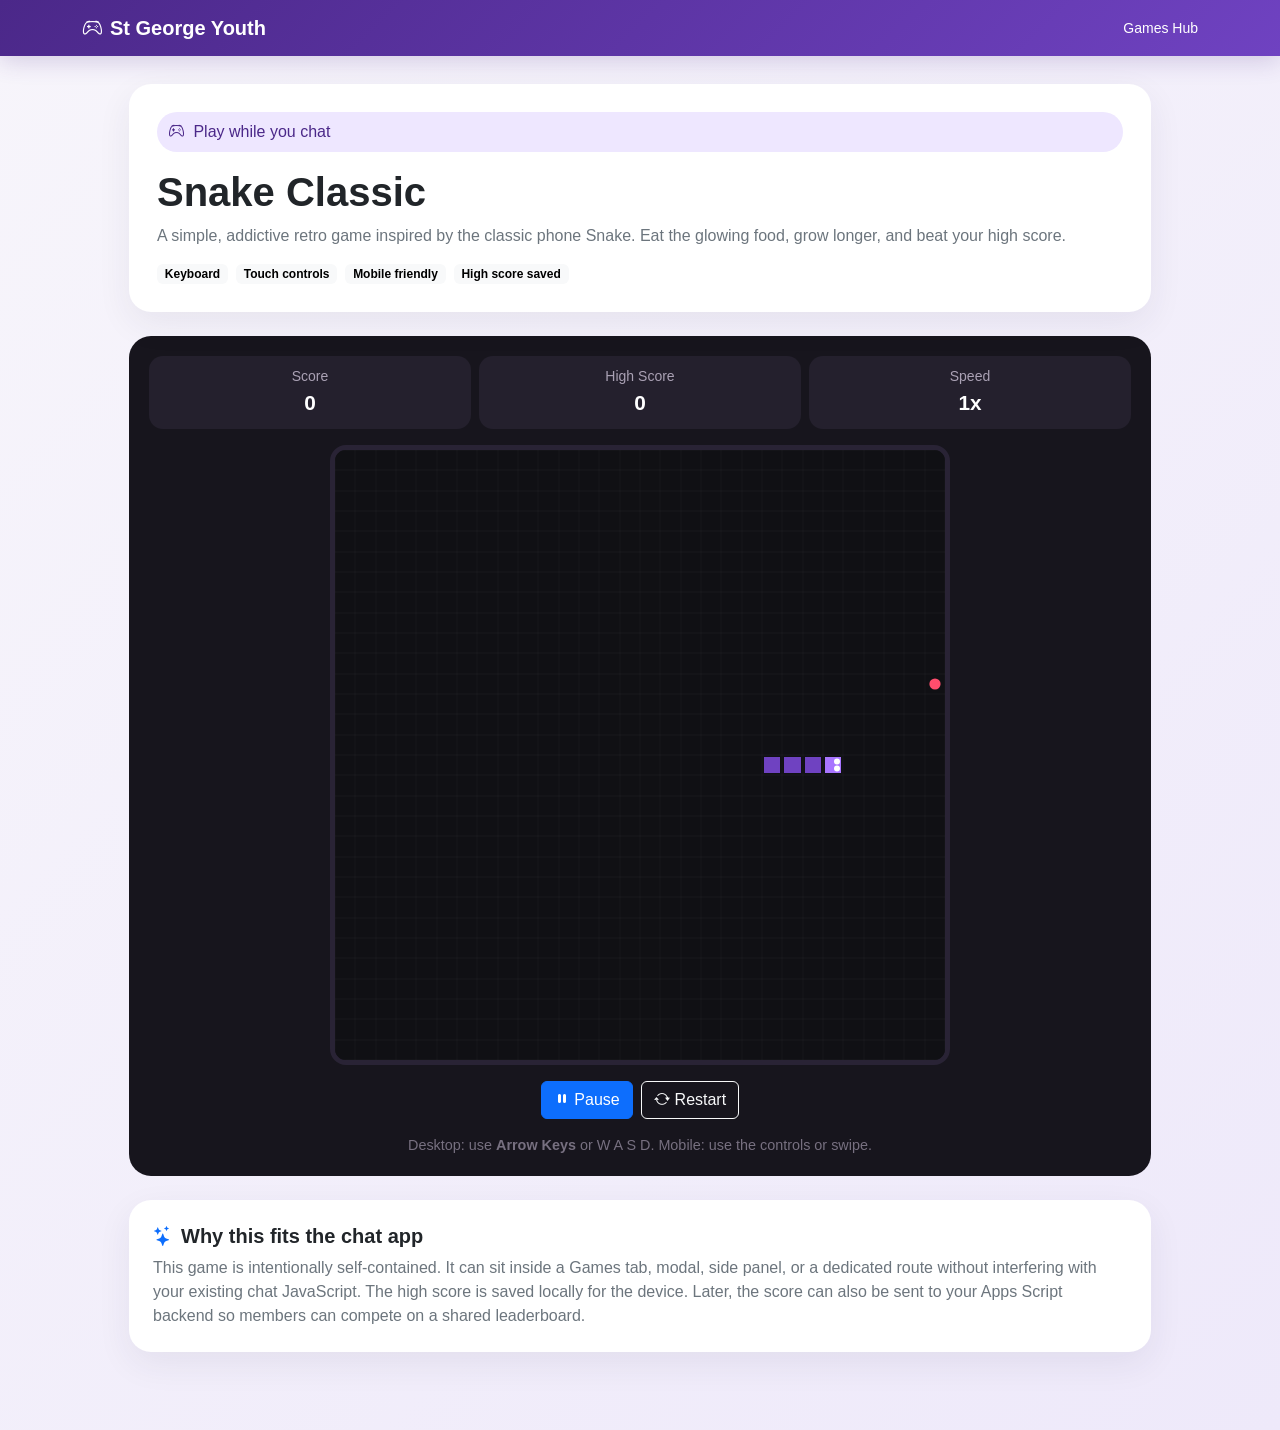
<file: snake-original.html>
<!DOCTYPE html>
<html lang="en">
<head>
<meta charset="UTF-8">
<meta name="viewport" content="width=device-width, initial-scale=1.0">
<title>St George Youth — Games Hub</title>
<link href="https://cdn.jsdelivr.net/npm/bootstrap@5.3.3/dist/css/bootstrap.min.css" rel="stylesheet">
<link href="https://cdn.jsdelivr.net/npm/bootstrap-icons@1.11.3/font/bootstrap-icons.css" rel="stylesheet">

<style>
:root{
  --primary:#6f42c1;
  --primary-dark:#4b2889;
  --bg:#f6f4fb;
  --card:#fff;
  --text:#24202d;
  --muted:#777080;
}
body{
  margin:0;
  background:linear-gradient(135deg,#f7f5fb,#eee9fa);
  color:var(--text);
  font-family:Segoe UI,Arial,sans-serif;
  min-height:100vh;
}
.navbar{
  background:linear-gradient(135deg,var(--primary-dark),var(--primary));
  box-shadow:0 5px 25px #4b288933;
}
.game-shell{max-width:1050px;margin:28px auto;padding:0 14px 50px}
.card{
  border:0;border-radius:22px;box-shadow:0 12px 35px #30244212;
}
.hero{padding:28px;background:var(--card)}
.badge-game{background:#eee7ff;color:var(--primary-dark);padding:8px 12px;border-radius:30px}
#gameCanvas{
  width:100%;
  max-width:620px;
  aspect-ratio:1/1;
  display:block;
  margin:auto;
  background:#101014;
  border:5px solid #292335;
  border-radius:16px;
  image-rendering:pixelated;
  touch-action:none;
}
.game-panel{background:#17151d;color:#fff;border-radius:22px;padding:20px}
.scorebox{
  background:#24202d;border-radius:14px;padding:10px 14px;text-align:center;
}
.scorebox small{display:block;color:#aaa1b4}
.scorebox strong{font-size:1.3rem}
.d-pad{
  display:grid;
  grid-template-columns:60px 60px 60px;
  grid-template-rows:60px 60px 60px;
  gap:7px;
  justify-content:center;
  margin-top:15px;
}
.d-pad button{
  border:0;border-radius:13px;background:#302b39;color:#fff;font-size:22px;
}
.d-pad button:active{background:var(--primary)}
.up{grid-column:2}.left{grid-column:1;grid-row:2}
.down{grid-column:2;grid-row:2}.right{grid-column:3;grid-row:2}
.game-over{
  position:absolute;inset:0;
  display:none;align-items:center;justify-content:center;
  background:#0009;border-radius:16px;
}
.canvas-wrap{position:relative;max-width:620px;margin:auto}
.overlay-card{
  background:#fff;color:#222;border-radius:20px;padding:25px;text-align:center;
  width:min(88%,360px);box-shadow:0 20px 50px #0005;
}
.tip{font-size:.9rem;color:var(--muted)}
@media(max-width:576px){
  .hero{padding:21px}
  .game-panel{padding:13px}
  .scorebox{padding:8px}
}
</style>
</head>

<body>

<nav class="navbar navbar-dark">
  <div class="container">
    <span class="navbar-brand fw-bold">
      <i class="bi bi-controller me-2"></i>St George Youth
    </span>
    <span class="text-white small">Games Hub</span>
  </div>
</nav>

<main class="game-shell">

  <section class="hero card mb-4">
    <span class="badge-game">
      <i class="bi bi-controller me-1"></i> Play while you chat
    </span>
    <h1 class="fw-bold mt-3 mb-2">Snake Classic</h1>
    <p class="mb-3 text-secondary">
      A simple, addictive retro game inspired by the classic phone Snake.
      Eat the glowing food, grow longer, and beat your high score.
    </p>

    <div class="d-flex flex-wrap gap-2">
      <span class="badge text-bg-light">Keyboard</span>
      <span class="badge text-bg-light">Touch controls</span>
      <span class="badge text-bg-light">Mobile friendly</span>
      <span class="badge text-bg-light">High score saved</span>
    </div>
  </section>

  <section class="game-panel">
    <div class="row g-2 mb-3">
      <div class="col-4">
        <div class="scorebox">
          <small>Score</small>
          <strong id="score">0</strong>
        </div>
      </div>
      <div class="col-4">
        <div class="scorebox">
          <small>High Score</small>
          <strong id="highScore">0</strong>
        </div>
      </div>
      <div class="col-4">
        <div class="scorebox">
          <small>Speed</small>
          <strong id="speedLabel">1x</strong>
        </div>
      </div>
    </div>

    <div class="canvas-wrap">
      <canvas id="gameCanvas" width="600" height="600"></canvas>

      <div class="game-over" id="gameOver">
        <div class="overlay-card">
          <i class="bi bi-controller fs-1 text-primary"></i>
          <h3 class="fw-bold mt-2">Game Over</h3>
          <p class="text-secondary mb-1">Your score</p>
          <div class="display-5 fw-bold text-primary" id="finalScore">0</div>
          <p class="small text-secondary" id="gameMessage"></p>
          <button class="btn btn-primary w-100 mt-2" onclick="restartGame()">
            <i class="bi bi-arrow-repeat me-1"></i> Play Again
          </button>
        </div>
      </div>
    </div>

    <div class="text-center mt-3">
      <button class="btn btn-primary me-1" id="pauseBtn" onclick="togglePause()">
        <i class="bi bi-pause-fill"></i> Pause
      </button>
      <button class="btn btn-outline-light" onclick="restartGame()">
        <i class="bi bi-arrow-repeat"></i> Restart
      </button>
    </div>

    <div class="d-md-none">
      <div class="d-pad">
        <button class="up" onclick="changeDirection('up')">▲</button>
        <button class="left" onclick="changeDirection('left')">◀</button>
        <button class="down" onclick="changeDirection('down')">▼</button>
        <button class="right" onclick="changeDirection('right')">▶</button>
      </div>
      <p class="text-center tip mt-2 mb-0">Use the buttons or swipe on the game.</p>
    </div>

    <p class="text-center tip mt-3 mb-0">
      Desktop: use <strong>Arrow Keys</strong> or W A S D.
      Mobile: use the controls or swipe.
    </p>
  </section>

  <section class="card mt-4 p-4">
    <h5 class="fw-bold"><i class="bi bi-stars text-primary me-2"></i>Why this fits the chat app</h5>
    <p class="text-secondary mb-0">
      This game is intentionally self-contained. It can sit inside a Games tab,
      modal, side panel, or a dedicated route without interfering with your
      existing chat JavaScript. The high score is saved locally for the device.
      Later, the score can also be sent to your Apps Script backend so members
      can compete on a shared leaderboard.
    </p>
  </section>

</main>

<script>
const canvas = document.getElementById("gameCanvas");
const ctx = canvas.getContext("2d");

const GRID = 30;
const CELL = canvas.width / GRID;

let snake = [];
let food = {};
let direction = "right";
let nextDirection = "right";
let score = 0;
let highScore = Number(localStorage.getItem("sgySnakeHighScore") || 0);
let gameTimer = null;
let paused = false;
let gameRunning = false;
let speedLevel = 1;

document.getElementById("highScore").textContent = highScore;

function randomFood(){
  let candidate;
  do {
    candidate = {
      x: Math.floor(Math.random() * GRID),
      y: Math.floor(Math.random() * GRID)
    };
  } while (snake.some(part => part.x === candidate.x && part.y === candidate.y));

  food = candidate;
}

function resetState(){
  snake = [
    {x:15,y:15},
    {x:14,y:15},
    {x:13,y:15},
    {x:12,y:15}
  ];

  direction = "right";
  nextDirection = "right";
  score = 0;
  paused = false;
  speedLevel = 1;

  document.getElementById("score").textContent = "0";
  document.getElementById("speedLabel").textContent = "1x";
  document.getElementById("pauseBtn").innerHTML =
    '<i class="bi bi-pause-fill"></i> Pause';

  randomFood();
  draw();
}

function startGame(){
  resetState();
  gameRunning = true;
  scheduleLoop();
}

function scheduleLoop(){
  clearTimeout(gameTimer);

  if(!gameRunning || paused) return;

  const delay = Math.max(55, 150 - (speedLevel - 1) * 12);

  gameTimer = setTimeout(() => {
    update();
    scheduleLoop();
  }, delay);
}

function update(){
  direction = nextDirection;

  const head = {...snake[0]};

  if(direction === "up") head.y--;
  if(direction === "down") head.y++;
  if(direction === "left") head.x--;
  if(direction === "right") head.x++;

  // Wall collision
  if(
    head.x < 0 ||
    head.x >= GRID ||
    head.y < 0 ||
    head.y >= GRID
  ){
    endGame();
    return;
  }

  // Self collision
  if(
    snake.some(part => part.x === head.x && part.y === head.y)
  ){
    endGame();
    return;
  }

  snake.unshift(head);

  if(head.x === food.x && head.y === food.y){
    score++;
    document.getElementById("score").textContent = score;

    if(score % 5 === 0){
      speedLevel++;
      document.getElementById("speedLabel").textContent =
        speedLevel + "x";
    }

    randomFood();
  }else{
    snake.pop();
  }

  draw();
}

function draw(){
  ctx.fillStyle = "#101014";
  ctx.fillRect(0,0,canvas.width,canvas.height);

  // subtle retro grid
  ctx.strokeStyle = "#ffffff08";
  ctx.lineWidth = 1;

  for(let i=0;i<=GRID;i++){
    ctx.beginPath();
    ctx.moveTo(i * CELL,0);
    ctx.lineTo(i * CELL,canvas.height);
    ctx.stroke();

    ctx.beginPath();
    ctx.moveTo(0,i * CELL);
    ctx.lineTo(canvas.width,i * CELL);
    ctx.stroke();
  }

  // Food
  ctx.fillStyle = "#ff4d6d";
  ctx.beginPath();
  ctx.arc(
    food.x * CELL + CELL/2,
    food.y * CELL + CELL/2,
    CELL * .28,
    0,
    Math.PI * 2
  );
  ctx.fill();

  // Snake
  snake.forEach((part,index)=>{
    ctx.fillStyle = index === 0 ? "#a875ff" : "#6f42c1";

    const pad = 2;

    ctx.fillRect(
      part.x * CELL + pad,
      part.y * CELL + pad,
      CELL - pad * 2,
      CELL - pad * 2
    );
  });

  // Eyes
  const head = snake[0];

  ctx.fillStyle = "#fff";

  let eye1 = {x:0,y:0};
  let eye2 = {x:0,y:0};

  if(direction === "right"){
    eye1 = {x:.70,y:.32};
    eye2 = {x:.70,y:.68};
  }else if(direction === "left"){
    eye1 = {x:.30,y:.32};
    eye2 = {x:.30,y:.68};
  }else if(direction === "up"){
    eye1 = {x:.32,y:.30};
    eye2 = {x:.68,y:.30};
  }else{
    eye1 = {x:.32,y:.70};
    eye2 = {x:.68,y:.70};
  }

  ctx.beginPath();
  ctx.arc(
    (head.x + eye1.x) * CELL,
    (head.y + eye1.y) * CELL,
    3,
    0,
    Math.PI * 2
  );
  ctx.fill();

  ctx.beginPath();
  ctx.arc(
    (head.x + eye2.x) * CELL,
    (head.y + eye2.y) * CELL,
    3,
    0,
    Math.PI * 2
  );
  ctx.fill();
}

function changeDirection(newDirection){
  if(
    newDirection === "up" &&
    direction !== "down"
  ) nextDirection = "up";

  if(
    newDirection === "down" &&
    direction !== "up"
  ) nextDirection = "down";

  if(
    newDirection === "left" &&
    direction !== "right"
  ) nextDirection = "left";

  if(
    newDirection === "right" &&
    direction !== "left"
  ) nextDirection = "right";
}

function togglePause(){
  if(!gameRunning) return;

  paused = !paused;

  document.getElementById("pauseBtn").innerHTML =
    paused
      ? '<i class="bi bi-play-fill"></i> Resume'
      : '<i class="bi bi-pause-fill"></i> Pause';

  if(!paused) scheduleLoop();
}

function endGame(){
  gameRunning = false;
  clearTimeout(gameTimer);

  if(score > highScore){
    highScore = score;
    localStorage.setItem("sgySnakeHighScore", highScore);
    document.getElementById("highScore").textContent = highScore;
  }

  document.getElementById("finalScore").textContent = score;

  document.getElementById("gameMessage").textContent =
    score >= highScore
      ? "New high score! 🔥"
      : "Nice run. Try to beat your record.";

  document.getElementById("gameOver").style.display = "flex";
}

function restartGame(){
  document.getElementById("gameOver").style.display = "none";
  startGame();
}

document.addEventListener("keydown", e => {
  const keys = {
    ArrowUp:"up",
    ArrowDown:"down",
    ArrowLeft:"left",
    ArrowRight:"right",
    w:"up",
    W:"up",
    a:"left",
    A:"left",
    s:"down",
    S:"down",
    d:"right",
    D:"right"
  };

  if(keys[e.key]){
    e.preventDefault();
    changeDirection(keys[e.key]);
  }

  if(e.key === " "){
    e.preventDefault();
    togglePause();
  }
});

// Swipe controls
let touchStartX = 0;
let touchStartY = 0;

canvas.addEventListener("touchstart", e=>{
  const touch = e.changedTouches[0];
  touchStartX = touch.clientX;
  touchStartY = touch.clientY;
},{passive:true});

canvas.addEventListener("touchend", e=>{
  const touch = e.changedTouches[0];
  const dx = touch.clientX - touchStartX;
  const dy = touch.clientY - touchStartY;

  if(Math.max(Math.abs(dx),Math.abs(dy)) < 25) return;

  if(Math.abs(dx) > Math.abs(dy)){
    changeDirection(dx > 0 ? "right" : "left");
  }else{
    changeDirection(dy > 0 ? "down" : "up");
  }
},{passive:true});

// Start
startGame();
</script>

</body>
</html>
</file>
<file: css/styles.css>
:root{
  --forest:#174d32;--forest-2:#216443;--green:#2e7a4d;--lime:#c5e77b;--gold:#d5b66d;
  --ink:#18271f;--muted:#68766d;--paper:#f7f8f3;--white:#fff;--line:#e4e9df;
  --soft:#edf3e9;--shadow:0 18px 50px rgba(23,57,37,.09)
}
*{box-sizing:border-box}
html{scroll-behavior:smooth;scroll-padding-top:90px}
body{margin:0;background:var(--paper);color:var(--ink);font-family:Inter,ui-sans-serif,system-ui,-apple-system,"Segoe UI",Roboto,Arial,sans-serif;-webkit-font-smoothing:antialiased}
a{color:inherit;text-decoration:none}
button,a{-webkit-tap-highlight-color:transparent}
a:focus-visible,button:focus-visible{outline:3px solid var(--gold);outline-offset:4px}
.site-header{min-height:82px;padding:0 max(22px,calc((100vw - 1240px)/2));display:flex;align-items:center;justify-content:space-between;gap:24px;background:var(--forest);color:white;position:relative;z-index:5}
.brand{display:flex;align-items:center;gap:11px;flex-shrink:0}
.brand img{width:42px;height:42px;object-fit:contain}
.brand span{display:grid;gap:2px;letter-spacing:.12em;font-size:.8rem}
.brand strong{font-size:.83rem;letter-spacing:.14em}
.brand small{font-size:.58rem;letter-spacing:.2em;color:#d5e5d7}
.desktop-nav{display:flex;align-items:center;gap:5px}
.desktop-nav a{font-size:.82rem;color:#e1eee3;padding:11px 12px;border-radius:30px;transition:background .2s}
.desktop-nav a:hover,.desktop-nav a.active{background:#ffffff19;color:#fff}
.button{display:inline-flex;align-items:center;justify-content:center;gap:13px;border:0;border-radius:9px;padding:14px 19px;font:inherit;font-weight:720;font-size:.86rem;transition:transform .2s,background .2s;cursor:pointer}
.button:hover{transform:translateY(-2px)}
.button-light{background:#fff;color:var(--forest)}
.button-primary{background:var(--lime);color:#1b3825;box-shadow:0 8px 22px #b7d96b30}
.button-primary:hover{background:#d2ef91}
.header-cta{padding:12px 15px;font-size:.78rem}
.hero{position:relative;overflow:hidden;background:linear-gradient(112deg,#f7f8f2 0%,#f2f5eb 62%,#e8f0df 100%);min-height:570px;padding:92px max(22px,calc((100vw - 1180px)/2)) 76px;display:grid;grid-template-columns:1.1fr .9fr;align-items:center;gap:40px}
.hero-copy{position:relative;z-index:2;max-width:650px}
.eyebrow{font-size:.68rem;letter-spacing:.19em;font-weight:800;color:var(--green)}
.eyebrow-dot{display:inline-block;width:7px;height:7px;border-radius:50%;background:#91bd54;margin:0 8px 1px 0}
.hero h1{font-size:clamp(3rem,6.2vw,5.65rem);line-height:.99;letter-spacing:-.065em;font-weight:760;margin:25px 0 23px;color:#193d2a}
.hero h1 em,.values-heading h2 em{font-family:Georgia,serif;font-weight:400;color:#57905d}
.hero-lede{max-width:535px;color:#647268;font-size:1.06rem;line-height:1.8;margin:0}
.hero-actions{display:flex;align-items:center;gap:25px;flex-wrap:wrap;margin-top:31px}
.text-link{font-size:.84rem;font-weight:720;color:var(--forest);border-bottom:1px solid #b5c6b5;padding:8px 0}
.hero-note{display:flex;align-items:center;gap:10px;color:#718075;font-size:.76rem;margin-top:45px}
.note-mark{color:#a9c96e;font-size:1.2rem}
.hero-art{min-height:365px;display:grid;place-items:center;position:relative}
.art-panel{position:relative;z-index:1;width:min(100%,390px);min-height:330px;padding:25px 28px;background:linear-gradient(145deg,#205b3c,#123d2b);border-radius:8px 58px 8px 58px;color:white;box-shadow:0 30px 70px #19472d2c;display:flex;flex-direction:column;align-items:center;justify-content:center;overflow:hidden}
.art-panel:before,.art-panel:after{content:"";position:absolute;border:1px solid #ffffff24;border-radius:50%;width:330px;height:330px}
.art-panel:before{top:-210px;right:-140px}.art-panel:after{bottom:-240px;left:-160px}
.art-topline{position:absolute;top:23px;left:27px;right:27px;display:flex;justify-content:space-between;font-size:.57rem;letter-spacing:.16em;color:#d2e2d2}
.live-dot{color:#d2e99b}
.art-symbol{font-size:5.6rem;color:#d3e99c;line-height:1;margin:35px 0 20px;text-shadow:0 0 40px #d3e99c40}
.art-quote{font:italic 1.45rem Georgia,serif;text-align:center;max-width:260px;line-height:1.35}
.art-reference{font-size:.62rem;letter-spacing:.2em;color:#c4d6b9;margin-top:15px}
.art-bottom{display:flex;gap:25px;position:absolute;bottom:24px;font-size:.58rem;letter-spacing:.18em;color:#d4e2d3}
.art-orbit{position:absolute;border:1px solid #aac68e80;border-radius:50%;transform:rotate(-25deg)}
.orbit-one{width:440px;height:300px}.orbit-two{width:500px;height:360px;transform:rotate(25deg)}
.floating-tag{position:absolute;z-index:2;background:white;padding:12px 16px;border-radius:6px;box-shadow:var(--shadow);font-size:.73rem;font-weight:750;color:var(--forest)}
.floating-tag span{color:#85ad54;margin-right:7px}.tag-top{top:38px;right:0}.tag-bottom{bottom:35px;left:-4px}
.hero-vertical{position:absolute;right:18px;top:50%;writing-mode:vertical-rl;letter-spacing:.25em;font-size:.55rem;color:#a3b29e}
.intro-strip{max-width:1180px;margin:auto;padding:74px 22px;display:grid;grid-template-columns:.65fr 1.1fr 1fr;gap:35px;align-items:start;border-bottom:1px solid var(--line)}
.intro-label{font-size:.65rem;letter-spacing:.18em;color:var(--green);font-weight:800;padding-top:12px}
.intro-copy h2{font-size:clamp(1.8rem,3vw,2.6rem);line-height:1.12;letter-spacing:-.045em;margin:0;color:#1a3d2a}
.intro-copy h2 span{font-family:Georgia,serif;font-weight:400;color:#659369}
.intro-strip>p{font-size:.9rem;line-height:1.85;color:var(--muted);margin:4px 0 0}
.hub-section{max-width:1180px;margin:auto;padding:85px 22px 100px}
.section-heading{display:flex;align-items:end;justify-content:space-between;gap:30px;margin-bottom:35px}
.section-heading h2{font-size:clamp(2rem,4vw,3.3rem);letter-spacing:-.055em;line-height:1.05;margin:12px 0 0;color:#1a3d2a}
.section-heading h2 span{font-family:Georgia,serif;font-weight:400;color:#639269}
.section-heading>p{max-width:300px;color:var(--muted);font-size:.87rem;line-height:1.7;margin:0 0 4px}
.hub-grid{display:grid;grid-template-columns:repeat(2,minmax(0,1fr));gap:17px}
.hub-card{position:relative;min-height:275px;overflow:hidden;border:1px solid var(--line);background:#fff;padding:27px 29px;display:flex;flex-direction:column;justify-content:space-between;box-shadow:0 8px 30px #1d452008;transition:transform .2s,box-shadow .2s}
.hub-card:hover{transform:translateY(-4px);box-shadow:var(--shadow)}
.hub-feature{background:#eaf1e5;border-color:#e1eadb}
.hub-resource{background:#f2efe4;border-color:#ebe5d4}
.hub-card-top{display:flex;align-items:center;justify-content:space-between}
.hub-number{font-size:.61rem;font-weight:800;letter-spacing:.17em;color:#6b7b6d}
.hub-icon{width:38px;height:38px;display:grid;place-items:center;border:1px solid #cbd9c8;border-radius:50%;font-size:1.15rem;color:var(--green)}
.hub-card-content{position:relative;z-index:1;max-width:390px}
.hub-card h3{font-size:1.7rem;letter-spacing:-.045em;color:#1a3e2a;margin:0 0 9px}
.hub-card p{font-size:.84rem;line-height:1.7;color:#68766d;max-width:390px;margin:0 0 21px}
.card-link{display:inline-flex;gap:20px;align-items:center;color:var(--green);font-size:.78rem;font-weight:800;border-bottom:1px solid #b7cbb4;padding-bottom:7px}
.card-link span{font-size:1rem}
.card-watermark{position:absolute;right:22px;bottom:-35px;font-size:9rem;font-weight:850;letter-spacing:-.1em;color:#174d3208;line-height:1}
.values-band{background:var(--forest);color:white;padding:76px max(22px,calc((100vw - 1180px)/2));display:grid;grid-template-columns:1fr 1.2fr;gap:70px;align-items:center}
.eyebrow-light{color:#c5df9b}
.values-heading h2{font-size:clamp(2.2rem,4vw,3.6rem);line-height:1.08;letter-spacing:-.05em;margin:18px 0 0}
.values-heading h2 em{color:#c5df9b}
.value-list{display:grid;grid-template-columns:repeat(3,1fr);gap:20px}
.value-list>div{border-left:1px solid #ffffff36;padding-left:17px}
.value-list span{display:block;color:#c6df9d;font-size:.65rem;letter-spacing:.15em;margin-bottom:20px}
.value-list strong{font:1.25rem Georgia,serif}
.value-list p{font-size:.76rem;line-height:1.65;color:#d1ded3;margin:10px 0 0}
.closing-cta{max-width:1180px;margin:auto;padding:77px 22px;display:flex;align-items:center;justify-content:space-between;gap:30px}
.closing-cta h2{font-size:clamp(2rem,4vw,3.1rem);letter-spacing:-.055em;margin:12px 0;color:#1a3d2a}
.closing-cta h2 span{font-family:Georgia,serif;font-weight:400;color:#639269}
.closing-cta p{color:var(--muted);font-size:.88rem;line-height:1.7;max-width:530px;margin:0}
.site-footer{background:#102f21;color:white;padding:28px max(22px,calc((100vw - 1180px)/2));display:flex;align-items:center;justify-content:space-between;gap:20px}
.footer-brand img{width:35px;height:35px}.site-footer p,.copyright{font-size:.72rem;color:#c2d2c5}.copyright{letter-spacing:.04em}
.mobile-nav{display:none}

/* Shared module chrome retained for existing pages and iframe-based modules. */
.top{background:linear-gradient(120deg,#155c32,#247c42);color:white;padding:18px max(18px,calc((100vw - 1180px)/2));display:flex;align-items:center;justify-content:space-between;gap:20px}
.top .brand{font-weight:800}.top .brand img{width:42px;height:42px}
.nav{display:flex;gap:8px;flex-wrap:wrap}.nav a{padding:10px 14px;border-radius:999px;font-weight:650;font-size:.92rem}
.nav a:hover,.nav a.active{background:#ffffff24}
.hero:not(.hero-copy){max-width:1180px;margin:auto;padding:44px 20px 24px}
.eyebrow:not(.hero .eyebrow){text-transform:uppercase}
.hero:not(.hero-copy) h1{font-size:clamp(2rem,5vw,3.4rem);line-height:1.06;letter-spacing:-.04em;margin:10px 0}
.hero:not(.hero-copy) p{color:var(--muted);font-size:1.08rem;max-width:700px;line-height:1.7}
.grid{max-width:1180px;margin:auto;padding:18px 20px 56px;display:grid;grid-template-columns:repeat(auto-fit,minmax(240px,1fr));gap:18px}
.card{background:#fff;border:1px solid var(--line);border-radius:18px;padding:24px;box-shadow:0 10px 32px #1d45200b;transition:transform .18s,box-shadow .18s}
.card:hover{transform:translateY(-3px);box-shadow:0 18px 42px #1d452014}
.icon{width:54px;height:54px;background:#eaf5e6;border-radius:16px;display:grid;place-items:center;font-size:1.55rem}
.card h2{margin:18px 0 8px;font-size:1.2rem}.card p{color:var(--muted);line-height:1.6}
.cta{display:inline-flex;background:var(--green);color:#fff;padding:11px 16px;border-radius:10px;font-weight:750;margin-top:8px}
.status{max-width:1180px;margin:0 auto 24px;padding:0 20px}
.notice{border:1px solid #e5d6ad;background:#fff9e8;padding:14px 16px;border-radius:14px;color:#675321;font-size:.94rem;line-height:1.55}
.module{padding:12px 14px 18px}
.module-head{max-width:1180px;margin:auto;padding:24px 20px;display:flex;align-items:center;justify-content:space-between;gap:14px;flex-wrap:wrap}
.module-head h1{margin:0;color:var(--forest);letter-spacing:-.04em}
.frame-wrap{margin:0 12px 14px;border:1px solid var(--line);border-radius:16px;overflow:hidden;background:white;height:calc(100dvh - 170px);min-height:550px;box-shadow:var(--shadow)}
.frame-wrap iframe{width:100%;height:100%;border:0;background:#fff}
.module-actions{display:flex;gap:8px;flex-wrap:wrap}
.btn{border:1px solid var(--line);background:white;border-radius:10px;padding:10px 14px;font-weight:700;color:var(--forest)}
.footer{text-align:center;padding:28px;color:var(--muted);font-size:.9rem}
@media(max-width:980px){.desktop-nav{gap:0}.desktop-nav a{padding:10px 8px;font-size:.75rem}.hero{grid-template-columns:1fr  .8fr}.intro-strip{grid-template-columns:.5fr 1fr 1fr;gap:22px}.values-band{gap:35px}}
@media(max-width:760px){
  html{scroll-padding-top:20px}
  .site-header{min-height:70px;padding:12px 17px}.desktop-nav,.header-cta{display:none}
  .brand img{width:38px;height:38px}
  .hero{padding:55px 20px 45px;grid-template-columns:1fr;gap:12px;min-height:unset}
  .hero h1{font-size:clamp(3rem,13vw,4.5rem);margin:20px 0}
  .hero-lede{font-size:.96rem}
  .hero-art{min-height:330px;margin:12px 0 0}.art-panel{width:min(86%,360px);min-height:295px}
  .tag-top{right:0;top:20px}.tag-bottom{left:0;bottom:14px}
  .hero-vertical{display:none}
  .intro-strip{padding:48px 20px;grid-template-columns:1fr;gap:16px}
  .intro-label{padding:0}.intro-strip>p{max-width:560px}
  .hub-section{padding:58px 17px 70px}
  .section-heading{display:block}.section-heading>p{margin-top:15px}
  .hub-grid{grid-template-columns:1fr;gap:12px}
  .hub-card{min-height:245px;padding:23px}
  .values-band{padding:55px 20px;grid-template-columns:1fr;gap:32px}
  .value-list{gap:12px}.value-list>div{padding-left:11px}.value-list strong{font-size:1.05rem}.value-list p{font-size:.69rem}
  .closing-cta{padding:55px 20px;display:block}.closing-cta .button{margin-top:24px}
  .site-footer{padding:25px 20px 95px;flex-wrap:wrap}.site-footer p{order:3;width:100%;margin:0}
  .mobile-nav{display:flex;position:fixed;bottom:0;left:0;right:0;z-index:20;background:#fff;border-top:1px solid var(--line);padding:8px 5px calc(8px + env(safe-area-inset-bottom));justify-content:space-around;box-shadow:0 -8px 25px #153b2010}
  .mobile-nav a{font-size:.65rem;text-align:center;color:#748077;min-width:58px;padding:4px 7px}
  .mobile-nav a span{display:block;font-size:1.2rem;margin-bottom:3px;color:var(--green)}
  .mobile-nav a.mobile-active{color:var(--forest);font-weight:800}
  .top{padding:13px 15px;display:block}.nav{display:none}
  .hero:not(.hero-copy){padding:30px 18px 16px}
  .grid{padding:12px 16px 88px}
  .module-head{padding:17px}.frame-wrap{margin:0 7px;height:calc(100dvh - 145px);min-height:460px;border-radius:12px}
  .footer{padding-bottom:90px}
}
@media(max-width:420px){.hero-actions{align-items:flex-start;flex-direction:column;gap:13px}.value-list{grid-template-columns:1fr;gap:18px}.value-list>div{display:grid;grid-template-columns:34px 1fr;align-items:center}.value-list span{grid-row:span 2;margin:0}.value-list p{margin:3px 0 0}.hub-card h3{font-size:1.5rem}}
@media(prefers-reduced-motion:reduce){*,*::before,*::after{scroll-behavior:auto!important;transition:none!important;animation:none!important}}
</file>
